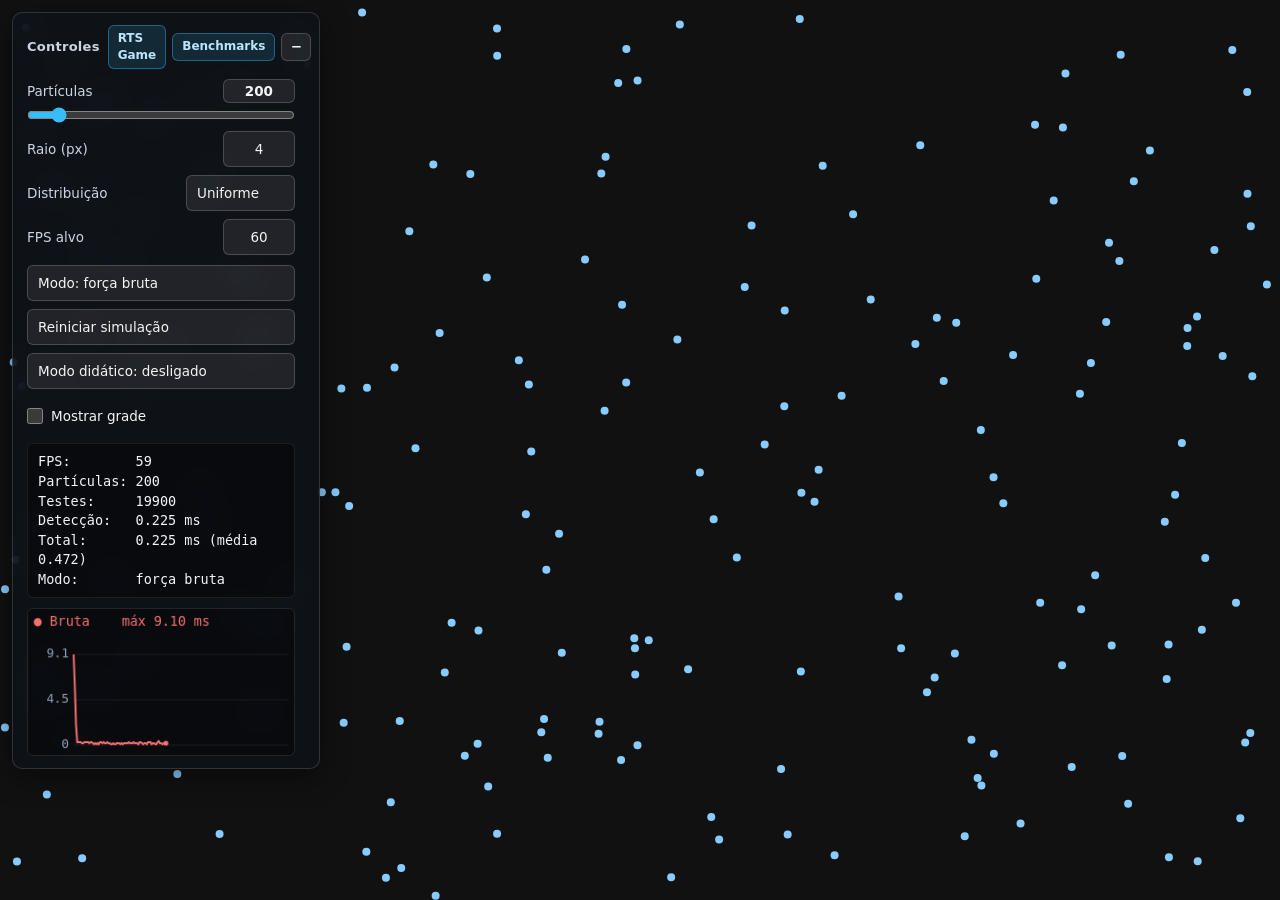
<file: index.html>
<!doctype html>
<html lang="pt-BR">
<head>
  <meta charset="utf-8">
  <meta name="viewport" content="width=device-width, initial-scale=1">
  <title>Quadtree: colisão de partículas</title>
  <link rel="stylesheet" href="style.css">
</head>
<body>
  <canvas id="canvas" aria-label="Área da simulação de colisão de partículas"></canvas>

  <aside id="panel" role="region" aria-label="Controles da simulação">
    <div class="panel-header">
      <span class="panel-title">Controles</span>
      <div class="panel-header-actions">
        <a id="rtsLink" class="panel-chip" href="rts-demo.html" title="Abrir mini-game RTS 2D com Fase 1, 3 torres defensivas e ondas">RTS Game</a>
        <a id="benchLink" class="panel-chip" href="bench/benchmark.html" title="Abrir painel interativo de benchmarks">Benchmarks</a>
        <button id="togglePanelBtn" type="button" aria-expanded="true" aria-controls="panelBody" title="Minimizar ou expandir painel (tecla H)">−</button>
      </div>
    </div>

    <div id="panelBody">
    <div class="control-group">
      <div class="field-range">
        <div class="field-header">
          <label for="count">Partículas</label>
          <input id="countValue" type="number" min="10" max="2000" value="200" aria-label="Quantidade numérica de partículas">
        </div>
        <input id="count" type="range" min="10" max="2000" value="200" aria-label="Quantidade de partículas">
      </div>

      <label class="field-inline" for="radius">
        <span>Raio (px)</span>
        <select id="radius" aria-label="Raio das partículas em pixels">
          <option value="2">2</option>
          <option value="4" selected>4</option>
          <option value="8">8</option>
          <option value="16">16</option>
          <option value="32">32</option>
        </select>
      </label>

      <label class="field-inline" for="distribution">
        <span>Distribuição</span>
        <select id="distribution" aria-label="Distribuição espacial das partículas">
          <option value="uniform" selected>Uniforme</option>
          <option value="cluster">Aglomerado</option>
          <option value="clusters">Dois clusters</option>
        </select>
      </label>

      <label class="field-inline" for="fps">
        <span>FPS alvo</span>
        <select id="fps" aria-label="Taxa de quadros alvo da simulação">
          <option value="5">5</option>
          <option value="15">15</option>
          <option value="30">30</option>
          <option value="60" selected>60</option>
          <option value="120">120</option>
          <option value="0">Máx</option>
        </select>
      </label>
    </div>

    <div class="control-actions">
      <button id="modeBtn" type="button" title="Alternar entre força bruta e Quadtree (reinicia a distribuição em Aglomerado/Dois clusters)">Modo: força bruta</button>
      <button id="resetBtn" type="button" title="Reiniciar as posições das partículas com a distribuição atual">Reiniciar simulação</button>
      <button id="stepBtn" type="button" title="Ativar inspeção passo a passo na próxima colisão (até 200 partículas)">Modo didático: desligado</button>
    </div>

    <div id="notice" role="status" aria-live="polite"></div>

    <label class="field-check" for="showGrid">
      <input id="showGrid" type="checkbox">
      <span>Mostrar grade</span>
    </label>

    <pre id="stats" aria-label="Estatísticas da simulação"></pre>

    <canvas id="speedChart" width="280" height="148" aria-label="Gráfico comparando tempo por frame entre força bruta e Quadtree"></canvas>
    </div>
  </aside>

  <!-- Scripts clássicos (não ES modules): assim a demo funciona abrindo o arquivo direto, sem servidor. -->
  <script src="src/particle.js"></script>
  <script src="src/quadtree.js"></script>
  <script src="src/simulation.js"></script>
  <script src="src/renderer.js"></script>
  <script src="src/main.js"></script>
</body>
</html>
</file>
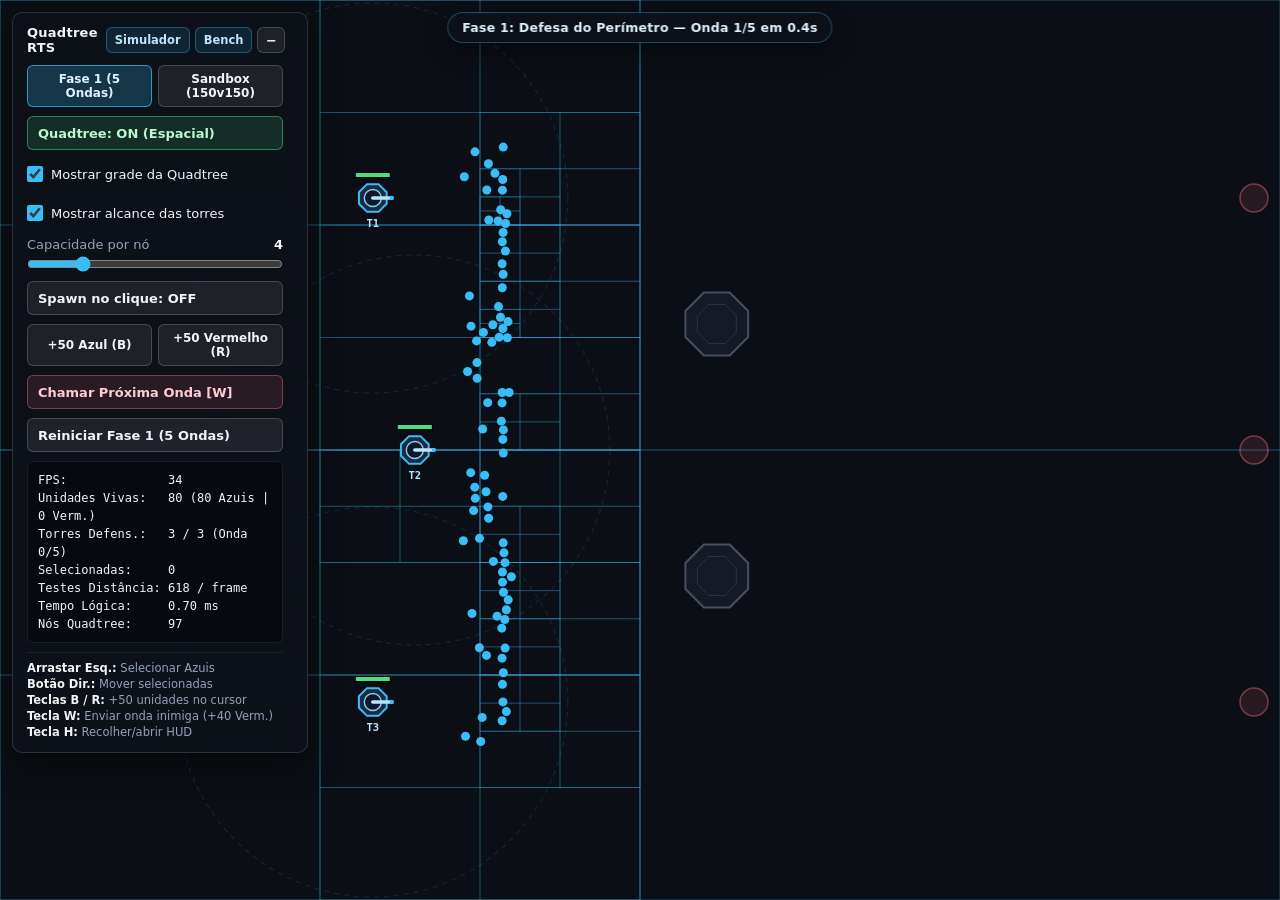
<file: rts-demo.html>
<!doctype html>
<html lang="pt-BR">
<head>
  <meta charset="utf-8">
  <meta name="viewport" content="width=device-width, initial-scale=1">
  <title>Quadtree RTS Demo — Simulação de Combate 2D</title>
  <style>
    :root {
      color-scheme: dark;
      --bg: #0b0e14;
      --panel-bg: rgba(13, 17, 25, 0.86);
      --panel-border: rgba(255, 255, 255, 0.14);
      --control-bg: rgba(255, 255, 255, 0.08);
      --control-hover: rgba(255, 255, 255, 0.15);
      --control-border: rgba(255, 255, 255, 0.18);
      --text: #f3f4f6;
      --muted: #94a3b8;
      --blue: #38bdf8;
      --red: #fb7185;
      --green: #4ade80;
      --warn: #fbbf24;
      --radius: 10px;
      --radius-sm: 6px;
      --scrollbar-thumb: rgba(148, 163, 184, 0.28);
      --scrollbar-hover: rgba(148, 163, 184, 0.52);
    }

    * { box-sizing: border-box; }

    html, body {
      margin: 0;
      width: 100%;
      height: 100%;
      overflow: hidden;
      background: var(--bg);
      color: var(--text);
      font-family: system-ui, -apple-system, BlinkMacSystemFont, "Segoe UI", sans-serif;
    }

    canvas#arena {
      display: block;
      width: 100%;
      height: 100%;
      cursor: crosshair;
    }

    /* HUD flutuante minimalista */
    #hud {
      position: fixed;
      top: 12px;
      left: 12px;
      z-index: 20;
      width: 296px;
      max-width: calc(100vw - 24px);
      max-height: calc(100vh - 24px);
      overflow-y: auto;
      scrollbar-width: thin;
      scrollbar-color: var(--scrollbar-thumb) transparent;
      scrollbar-gutter: stable;
      display: flex;
      flex-direction: column;
      gap: 10px;
      padding: 12px 14px;
      background: var(--panel-bg);
      backdrop-filter: blur(12px);
      -webkit-backdrop-filter: blur(12px);
      border: 1px solid var(--panel-border);
      border-radius: var(--radius);
      box-shadow: 0 10px 32px rgba(0, 0, 0, 0.52);
      font-size: 13px;
    }

    #hud::-webkit-scrollbar { width: 6px; }
    #hud::-webkit-scrollbar-track { background: transparent; margin: 6px 0; }
    #hud::-webkit-scrollbar-thumb { background: var(--scrollbar-thumb); border-radius: 999px; }
    #hud::-webkit-scrollbar-thumb:hover { background: var(--scrollbar-hover); }

    #hud.collapsed {
      width: auto;
      padding: 8px 10px;
    }

    #hud.collapsed #hudBody {
      display: none;
    }

    .hud-header {
      display: flex;
      align-items: center;
      justify-content: space-between;
      gap: 8px;
    }

    .hud-title {
      font-weight: 700;
      font-size: 13px;
      letter-spacing: 0.02em;
      color: var(--text);
    }

    .hud-nav {
      display: inline-flex;
      align-items: center;
      gap: 5px;
    }

    .chip-link {
      display: inline-flex;
      align-items: center;
      padding: 3px 8px;
      min-height: 26px;
      border-radius: var(--radius-sm);
      border: 1px solid rgba(56, 189, 248, 0.35);
      background: rgba(56, 189, 248, 0.12);
      color: #bae6fd;
      text-decoration: none;
      font-size: 11.5px;
      font-weight: 600;
    }

    .chip-link:hover {
      background: rgba(56, 189, 248, 0.24);
    }

    #hudBody {
      display: flex;
      flex-direction: column;
      gap: 9px;
    }

    button {
      appearance: none;
      background: var(--control-bg);
      color: var(--text);
      border: 1px solid var(--control-border);
      border-radius: var(--radius-sm);
      font: inherit;
      font-weight: 600;
      padding: 7px 10px;
      min-height: 34px;
      cursor: pointer;
      text-align: left;
      transition: background-color 130ms ease, border-color 130ms ease;
    }

    button:hover {
      background: var(--control-hover);
      border-color: rgba(255, 255, 255, 0.32);
    }

    button#toggleHudBtn {
      width: 28px;
      min-width: 28px;
      min-height: 26px;
      padding: 0;
      text-align: center;
      line-height: 1;
    }

    .btn-on {
      border-color: rgba(74, 222, 128, 0.5);
      background: rgba(74, 222, 128, 0.14);
      color: #bbf7d0;
    }

    .btn-off {
      border-color: rgba(251, 113, 133, 0.5);
      background: rgba(251, 113, 133, 0.14);
      color: #fecdd3;
    }

    .btn-wave {
      border-color: rgba(251, 113, 133, 0.42);
      background: rgba(251, 113, 133, 0.12);
      color: #fecdd3;
    }

    .btn-wave:hover {
      background: rgba(251, 113, 133, 0.22);
      border-color: rgba(251, 113, 133, 0.65);
    }

    .row-2 {
      display: grid;
      grid-template-columns: 1fr 1fr;
      gap: 6px;
    }

    .row-2 button {
      text-align: center;
      font-size: 12px;
      padding: 6px 8px;
    }

    .field {
      display: flex;
      flex-direction: column;
      gap: 4px;
      color: var(--muted);
    }

    .field-top {
      display: flex;
      justify-content: space-between;
      align-items: center;
      font-weight: 500;
    }

    .field-top strong {
      color: var(--text);
      font-variant-numeric: tabular-nums;
    }

    input[type="range"] {
      width: 100%;
      margin: 0;
      accent-color: var(--blue);
      cursor: pointer;
    }

    .check-row {
      display: flex;
      align-items: center;
      gap: 8px;
      min-height: 30px;
      cursor: pointer;
      user-select: none;
    }

    .check-row input {
      width: 16px;
      height: 16px;
      margin: 0;
      accent-color: var(--blue);
      cursor: pointer;
    }

    #metrics {
      margin: 0;
      padding: 9px 10px;
      background: rgba(0, 0, 0, 0.38);
      border: 1px solid rgba(255, 255, 255, 0.08);
      border-radius: var(--radius-sm);
      font-family: ui-monospace, SFMono-Regular, Menlo, Consolas, monospace;
      font-size: 12px;
      line-height: 1.5;
      font-variant-numeric: tabular-nums;
      white-space: pre-wrap;
    }

    .controls-hint {
      font-size: 11.5px;
      color: var(--muted);
      line-height: 1.4;
      border-top: 1px solid rgba(255, 255, 255, 0.08);
      padding-top: 7px;
    }

    .controls-hint strong {
      color: var(--text);
    }

    #hud :focus-visible {
      outline: 2px solid #7dd3fc;
      outline-offset: 2px;
    }

    .mode-active {
      border-color: rgba(56, 189, 248, 0.72);
      background: rgba(56, 189, 248, 0.22);
      color: #e0f2fe;
    }

    #stageBanner {
      position: fixed;
      top: 12px;
      left: 50%;
      transform: translateX(-50%);
      z-index: 15;
      pointer-events: none;
      padding: 7px 14px;
      border-radius: 999px;
      background: rgba(13, 17, 25, 0.86);
      backdrop-filter: blur(10px);
      -webkit-backdrop-filter: blur(10px);
      border: 1px solid rgba(56, 189, 248, 0.35);
      font-size: 12.5px;
      font-weight: 600;
      letter-spacing: 0.02em;
      color: #e0f2fe;
      white-space: nowrap;
      box-shadow: 0 8px 24px rgba(0, 0, 0, 0.45);
    }

    #stageBanner[hidden] {
      display: none;
    }

    #stageOverlay {
      position: fixed;
      inset: 0;
      z-index: 30;
      display: flex;
      align-items: center;
      justify-content: center;
      padding: 20px;
      background: rgba(6, 9, 14, 0.68);
      backdrop-filter: blur(6px);
      -webkit-backdrop-filter: blur(6px);
    }

    #stageOverlay[hidden] {
      display: none;
    }

    .stage-card {
      width: 360px;
      max-width: 100%;
      padding: 20px 22px;
      border-radius: var(--radius);
      background: rgba(13, 17, 25, 0.96);
      border: 1px solid rgba(255, 255, 255, 0.16);
      box-shadow: 0 18px 48px rgba(0, 0, 0, 0.65);
      display: flex;
      flex-direction: column;
      gap: 12px;
    }

    .stage-card h2 {
      margin: 0;
      font-size: 18px;
      letter-spacing: 0.01em;
    }

    .stage-card.victory h2 {
      color: var(--green);
    }

    .stage-card.defeat h2 {
      color: var(--red);
    }

    .stage-card p {
      margin: 0;
      color: var(--muted);
      font-size: 13px;
      line-height: 1.45;
    }

    .stage-stats {
      margin: 0;
      padding: 10px 12px;
      border-radius: var(--radius-sm);
      background: rgba(0, 0, 0, 0.38);
      border: 1px solid rgba(255, 255, 255, 0.08);
      font-family: ui-monospace, SFMono-Regular, Menlo, Consolas, monospace;
      font-size: 12px;
      line-height: 1.55;
      color: var(--text);
      white-space: pre-wrap;
    }
  </style>
</head>
<body>
  <canvas id="arena" aria-label="Arena de combate 2D RTS com Quadtree"></canvas>

  <div id="stageBanner" role="status" aria-live="polite">Fase 1 — Preparando defesa...</div>

  <div id="stageOverlay" hidden role="dialog" aria-modal="true" aria-labelledby="overlayTitle">
    <div id="stageCard" class="stage-card">
      <h2 id="overlayTitle">Resultado da Fase</h2>
      <p id="overlayDesc"></p>
      <pre id="overlayStats" class="stage-stats"></pre>
      <div class="row-2">
        <button id="overlayRetryBtn" class="btn-on" type="button">Jogar Novamente</button>
        <button id="overlaySandboxBtn" type="button">Ir para Sandbox</button>
      </div>
    </div>
  </div>

  <aside id="hud" role="region" aria-label="Controles e benchmark RTS">
    <div class="hud-header">
      <span class="hud-title">Quadtree RTS</span>
      <div class="hud-nav">
        <a class="chip-link" href="index.html" title="Simulador de colisões">Simulador</a>
        <a class="chip-link" href="bench/benchmark.html" title="Benchmarks">Bench</a>
        <button id="toggleHudBtn" type="button" aria-expanded="true" aria-controls="hudBody" title="Minimizar ou expandir painel (tecla H)">−</button>
      </div>
    </div>

    <div id="hudBody">
      <div class="row-2" role="group" aria-label="Modo de jogo">
        <button id="modeStageBtn" class="mode-active" type="button">Fase 1 (5 Ondas)</button>
        <button id="modeSandboxBtn" type="button">Sandbox (150v150)</button>
      </div>

      <button id="quadtreeToggle" class="btn-on" type="button">Quadtree: ON (Espacial)</button>

      <label class="check-row" for="gridToggle">
        <input id="gridToggle" type="checkbox" checked>
        <span>Mostrar grade da Quadtree</span>
      </label>

      <label class="check-row" for="rangesToggle">
        <input id="rangesToggle" type="checkbox" checked>
        <span>Mostrar alcance das torres</span>
      </label>

      <label class="check-row" for="autoWaveToggle">
        <input id="autoWaveToggle" type="checkbox">
        <span>Ondas automáticas (10 s)</span>
      </label>

      <label class="field" for="capacitySlider">
        <span class="field-top">
          <span>Capacidade por nó</span>
          <strong id="capacityVal">4</strong>
        </span>
        <input id="capacitySlider" type="range" min="1" max="16" value="4">
      </label>

      <button id="spawnModeBtn" type="button" title="Alterna spawn por clique ou use teclas B/R no cursor">Spawn no clique: OFF</button>

      <div class="row-2">
        <button id="spawnBlueBtn" type="button" title="Atalho: tecla B no cursor">+50 Azul (B)</button>
        <button id="spawnRedBtn" type="button" title="Atalho: tecla R no cursor">+50 Vermelho (R)</button>
      </div>

      <button id="waveBtn" class="btn-wave" type="button" title="Atalho: tecla W">Enviar Onda Inimiga (+40) [W]</button>

      <button id="resetBtn" type="button">Resetar Batalha (3 Torres + 300)</button>

      <pre id="metrics" aria-label="Métricas em tempo real"></pre>

      <div class="controls-hint">
        <strong>Arrastar Esq.:</strong> Selecionar Azuis<br>
        <strong>Botão Dir.:</strong> Mover selecionadas<br>
        <strong>Teclas B / R:</strong> +50 unidades no cursor<br>
        <strong>Tecla W:</strong> Enviar onda inimiga (+40 Verm.)<br>
        <strong>Tecla H:</strong> Recolher/abrir HUD
      </div>
    </div>
  </aside>

  <script>
    // =========================================================================
    // 1. ESTRUTURA DE DADOS: BOUNDARY & QUADTREE
    // =========================================================================

    /**
     * Representa os limites retangulares (AABB) de um nó da Quadtree
     * ou de uma área de consulta (range query).
     */
    class Boundary {
      constructor(x, y, w, h) {
        this.x = x;
        this.y = y;
        this.w = w;
        this.h = h;
      }

      // Verifica se uma entidade (ponto x, y) pertence a este retângulo.
      // Bordas esquerda/superior inclusivas; direita/inferior exclusivas.
      contains(entity) {
        return (
          entity.x >= this.x &&
          entity.x < this.x + this.w &&
          entity.y >= this.y &&
          entity.y < this.y + this.h
        );
      }

      // Verifica interseção AABB entre este nó e a área de busca `range`.
      intersects(range) {
        return !(
          range.x >= this.x + this.w ||
          range.x + range.w <= this.x ||
          range.y >= this.y + this.h ||
          range.y + range.h <= this.y
        );
      }
    }

    /**
     * Quadtree espacial reconstruída a cada frame para indexar unidades 2D.
     */
    class Quadtree {
      constructor(boundary, capacity = 4, depth = 0, maxDepth = 8) {
        this.boundary = boundary;
        this.capacity = capacity;
        this.depth = depth;
        this.maxDepth = maxDepth;
        this.points = [];
        this.divided = false;
        this.nw = null;
        this.ne = null;
        this.sw = null;
        this.se = null;
      }

      // Subdivide o nó atual em 4 quadrantes iguais: NW, NE, SW e SE.
      subdivide() {
        const { x, y, w, h } = this.boundary;
        const hw = w / 2;
        const hh = h / 2;
        const nextDepth = this.depth + 1;

        this.nw = new Quadtree(new Boundary(x, y, hw, hh), this.capacity, nextDepth, this.maxDepth);
        this.ne = new Quadtree(new Boundary(x + hw, y, hw, hh), this.capacity, nextDepth, this.maxDepth);
        this.sw = new Quadtree(new Boundary(x, y + hh, hw, hh), this.capacity, nextDepth, this.maxDepth);
        this.se = new Quadtree(new Boundary(x + hw, y + hh, hw, hh), this.capacity, nextDepth, this.maxDepth);
        this.divided = true;

        // Redistribui as entidades já armazenadas no nó pai para os filhos
        for (let i = 0; i < this.points.length; i++) {
          const p = this.points[i];
          this.nw.insert(p) || this.ne.insert(p) || this.sw.insert(p) || this.se.insert(p);
        }
        this.points.length = 0;
      }

      // Insere uma entidade na árvore, subdividindo se exceder a capacidade.
      insert(entity) {
        if (!this.boundary.contains(entity)) return false;

        if (!this.divided) {
          if (this.points.length < this.capacity || this.depth >= this.maxDepth) {
            this.points.push(entity);
            return true;
          }
          this.subdivide();
        }

        return (
          this.nw.insert(entity) ||
          this.ne.insert(entity) ||
          this.sw.insert(entity) ||
          this.se.insert(entity)
        );
      }

      // Consulta todas as entidades dentro da região retangular `range`.
      query(range, found = []) {
        if (!this.boundary.intersects(range)) return found;

        if (!this.divided) {
          for (let i = 0; i < this.points.length; i++) {
            const p = this.points[i];
            if (range.contains(p)) found.push(p);
          }
          return found;
        }

        this.nw.query(range, found);
        this.ne.query(range, found);
        this.sw.query(range, found);
        this.se.query(range, found);
        return found;
      }

      // Limpa toda a árvore para reconstrução limpa no próximo frame.
      clear() {
        this.points.length = 0;
        this.nw = null;
        this.ne = null;
        this.sw = null;
        this.se = null;
        this.divided = false;
      }

      // Conta o total de nós existentes para exibição no HUD de benchmark.
      countNodes() {
        if (!this.divided) return 1;
        return (
          1 +
          this.nw.countNodes() +
          this.ne.countNodes() +
          this.sw.countNodes() +
          this.se.countNodes()
        );
      }

      // Renderiza a grade das subdivisões no Canvas 2D.
      draw(ctx) {
        const { x, y, w, h } = this.boundary;
        ctx.strokeRect(x, y, w, h);
        if (this.divided) {
          this.nw.draw(ctx);
          this.ne.draw(ctx);
          this.sw.draw(ctx);
          this.se.draw(ctx);
        }
      }
    }

    // =========================================================================
    // 2. ENTIDADES RTS: UNIDADES, PROJÉTEIS E FEEDBACK VISUAL
    // =========================================================================
    let nextUnitId = 1;

    class Unit {
      constructor(x, y, team, variant = 'normal') {
        this.id = nextUnitId++;
        this.x = x;
        this.y = y;
        this.vx = 0;
        this.vy = 0;
        this.variant = variant; // 'normal' | 'heavy'
        const isHeavy = variant === 'heavy';
        this.speed = isHeavy ? (1.02 + Math.random() * 0.14) : (1.35 + Math.random() * 0.25);
        this.radius = isHeavy ? 8 : 4.5;
        this.hp = isHeavy ? 420 : 100;
        this.maxHp = this.hp;
        this.visionRange = isHeavy ? 160 : 135;
        this.attackRange = isHeavy ? 86 : 76;
        this.fireCooldown = isHeavy ? 0.65 : 0.45; // segundos entre disparos
        this.cooldown = Math.random() * 0.25;
        this.damage = isHeavy ? 32 : 14;
        this.team = team; // 'blue' | 'red'
        this.selected = false;
        this.targetPos = null; // { x, y } comandado via botão direito
      }
    }

    /**
     * Obstáculo tático fixo do terreno da Fase 1 (afunila o avanço em 3 rotas).
     */
    class Obstacle {
      constructor(xRatio, yRatio, radius = 34) {
        this.xRatio = xRatio;
        this.yRatio = yRatio;
        this.radius = radius;
        this.x = 0;
        this.y = 0;
      }
    }

    /**
     * Torre defensiva fixa (bunker) que protege a base usando consultas espaciais.
     */
    class Tower {
      constructor(id, x, y, laneRatio, xOffset) {
        this.id = id;
        this.isTower = true;
        this.team = 'blue';
        this.x = x;
        this.y = y;
        this.laneRatio = laneRatio;
        this.xOffset = xOffset;
        this.radius = 15;
        this.hp = 900;
        this.maxHp = 900;
        this.attackRange = 195;
        this.fireCooldown = 0.28;
        this.cooldown = 0;
        this.damage = 26;
        this.angle = 0;
        this.kills = 0;
        this.shotsFired = 0;
        this.destroyed = false;
      }
    }

    class Laser {
      constructor(x1, y1, x2, y2, team, isTowerShot = false) {
        this.x1 = x1;
        this.y1 = y1;
        this.x2 = x2;
        this.y2 = y2;
        this.team = team;
        this.isTowerShot = isTowerShot;
        this.life = isTowerShot ? 0.18 : 0.14;
        this.maxLife = this.life;
      }
    }

    class Spark {
      constructor(x, y, color) {
        const angle = Math.random() * Math.PI * 2;
        const speed = 0.8 + Math.random() * 2.2;
        this.x = x;
        this.y = y;
        this.vx = Math.cos(angle) * speed;
        this.vy = Math.sin(angle) * speed;
        this.color = color;
        this.life = 0.28;
        this.maxLife = 0.28;
      }
    }

    class MoveMarker {
      constructor(x, y) {
        this.x = x;
        this.y = y;
        this.life = 0.45;
        this.maxLife = 0.45;
      }
    }

    // =========================================================================
    // 3. ESTADO GLOBAL DA ARENA E CONTROLES DE BENCHMARK
    // =========================================================================
    const canvas = document.getElementById('arena');
    const ctx = canvas.getContext('2d');

    const hudEl = document.getElementById('hud');
    const toggleHudBtn = document.getElementById('toggleHudBtn');
    const modeStageBtn = document.getElementById('modeStageBtn');
    const modeSandboxBtn = document.getElementById('modeSandboxBtn');
    const quadtreeToggle = document.getElementById('quadtreeToggle');
    const gridToggle = document.getElementById('gridToggle');
    const rangesToggle = document.getElementById('rangesToggle');
    const autoWaveToggle = document.getElementById('autoWaveToggle');
    const capacitySlider = document.getElementById('capacitySlider');
    const capacityVal = document.getElementById('capacityVal');
    const spawnModeBtn = document.getElementById('spawnModeBtn');
    const spawnBlueBtn = document.getElementById('spawnBlueBtn');
    const spawnRedBtn = document.getElementById('spawnRedBtn');
    const waveBtn = document.getElementById('waveBtn');
    const resetBtn = document.getElementById('resetBtn');
    const metricsEl = document.getElementById('metrics');
    const stageBanner = document.getElementById('stageBanner');
    const stageOverlay = document.getElementById('stageOverlay');
    const stageCard = document.getElementById('stageCard');
    const overlayTitle = document.getElementById('overlayTitle');
    const overlayDesc = document.getElementById('overlayDesc');
    const overlayStats = document.getElementById('overlayStats');
    const overlayRetryBtn = document.getElementById('overlayRetryBtn');
    const overlaySandboxBtn = document.getElementById('overlaySandboxBtn');

    const STAGE_WAVES = [
      { count: 30, heavy: 0, label: 'Batedores' },
      { count: 45, heavy: 0, label: 'Avanço' },
      { count: 65, heavy: 0, label: 'Pressão' },
      { count: 85, heavy: 0, label: 'Cerco' },
      { count: 100, heavy: 3, label: 'Assalto Final' }
    ];

    const state = {
      width: window.innerWidth,
      height: window.innerHeight,
      gameMode: 'stage1', // 'stage1' | 'sandbox'
      stageStatus: 'playing', // 'playing' | 'victory' | 'defeat'
      stageWave: 0,
      nextWaveIn: 1.5,
      stageElapsed: 0,
      enemiesDefeated: 0,
      useQuadtree: true,
      showGrid: true,
      showTowerRanges: true,
      autoWaves: false,
      waveTimer: 0,
      waveInterval: 10,
      waveNumber: 0,
      towerShots: 0,
      capacity: 4,
      spawnMode: 'off', // 'off' | 'blue' | 'red'
      units: [],
      towers: [],
      obstacles: [],
      lasers: [],
      sparks: [],
      markers: [],
      quadtree: null,
      distanceChecks: 0,
      logicMs: 0,
      nodeCount: 1,
      fps: 60,
      mouse: { x: window.innerWidth / 2, y: window.innerHeight / 2 },
      dragBox: null // { startX, startY, currX, currY }
    };

    function createStageObstacles() {
      return [
        new Obstacle(0.56, 0.36, 34),
        new Obstacle(0.56, 0.64, 34)
      ];
    }

    function layoutObstacles() {
      for (let i = 0; i < state.obstacles.length; i++) {
        const ob = state.obstacles[i];
        ob.x = state.width * ob.xRatio;
        ob.y = state.height * ob.yRatio;
      }
    }

    function computeTowerPos(laneRatio, xOffset) {
      const baseLineX = state.width >= 760
        ? Math.max(345, state.width * 0.31)
        : Math.max(96, state.width * 0.26);
      return {
        x: Math.max(40, Math.min(state.width - 40, baseLineX + xOffset)),
        y: Math.max(48, Math.min(state.height - 48, state.height * laneRatio))
      };
    }

    function layoutTowers() {
      for (let i = 0; i < state.towers.length; i++) {
        const t = state.towers[i];
        const pos = computeTowerPos(t.laneRatio, t.xOffset);
        t.x = pos.x;
        t.y = pos.y;
      }
    }

    function createDefenseTowers() {
      const specs = [
        { id: 'T1', laneRatio: 0.22, xOffset: -24 },
        { id: 'T2', laneRatio: 0.50, xOffset: 18 },
        { id: 'T3', laneRatio: 0.78, xOffset: -24 }
      ];
      return specs.map((spec) => {
        const pos = computeTowerPos(spec.laneRatio, spec.xOffset);
        return new Tower(spec.id, pos.x, pos.y, spec.laneRatio, spec.xOffset);
      });
    }

    function resizeArena() {
      state.width = window.innerWidth;
      state.height = window.innerHeight;
      canvas.width = state.width;
      canvas.height = state.height;
      state.quadtree = new Quadtree(new Boundary(0, 0, state.width, state.height), state.capacity);
      layoutTowers();
      layoutObstacles();
    }

    function spawnSquad(team, count, cx, cy, spreadX = 90, spreadY = 90, variant = 'normal') {
      const margin = 12;
      for (let i = 0; i < count; i++) {
        const x = Math.max(margin, Math.min(state.width - margin, cx + (Math.random() - 0.5) * spreadX));
        const y = Math.max(margin, Math.min(state.height - margin, cy + (Math.random() - 0.5) * spreadY));
        state.units.push(new Unit(x, y, team, variant));
      }
    }

    function spawnEnemyWave(count = 40, heavyCount = 0) {
      state.waveNumber++;
      const lanes = [0.22, 0.50, 0.78];
      const baseCount = Math.floor(count / lanes.length);
      let remainder = count % lanes.length;
      const spawnX = Math.max(40, state.width - 36);

      for (let i = 0; i < lanes.length; i++) {
        const laneCount = baseCount + (remainder > 0 ? 1 : 0);
        if (remainder > 0) remainder--;
        spawnSquad('red', laneCount, spawnX, state.height * lanes[i], 44, 75, 'normal');
      }

      for (let i = 0; i < heavyCount; i++) {
        const laneY = state.height * lanes[i % lanes.length];
        spawnSquad('red', 1, spawnX - 10, laneY, 20, 26, 'heavy');
      }
    }

    function startStageWave(waveNumber) {
      if (waveNumber < 1 || waveNumber > STAGE_WAVES.length) return;
      const cfg = STAGE_WAVES[waveNumber - 1];
      state.stageWave = waveNumber;
      state.nextWaveIn = 0;
      spawnEnemyWave(cfg.count, cfg.heavy);
    }

    function grantWaveReward() {
      for (let i = 0; i < state.towers.length; i++) {
        const t = state.towers[i];
        if (t.hp > 0) t.hp = Math.min(t.maxHp, t.hp + 120);
      }
      const defendX = Math.min(state.width - 120, Math.max(360, state.width * 0.34));
      spawnSquad('blue', 15, defendX, state.height * 0.5, 45, state.height * 0.55);
    }

    function syncModeUi() {
      const isStage = state.gameMode === 'stage1';
      modeStageBtn.className = isStage ? 'mode-active' : '';
      modeSandboxBtn.className = isStage ? '' : 'mode-active';
      autoWaveToggle.parentElement.style.display = isStage ? 'none' : 'flex';
      waveBtn.textContent = isStage
        ? 'Chamar Próxima Onda [W]'
        : 'Enviar Onda Inimiga (+40) [W]';
      resetBtn.textContent = isStage
        ? 'Reiniciar Fase 1 (5 Ondas)'
        : 'Resetar Batalha (3 Torres + 300)';
      stageBanner.hidden = !isStage;
      if (!isStage) stageOverlay.hidden = true;
    }

    function finishStage(result) {
      if (state.stageStatus !== 'playing') return;
      state.stageStatus = result;
      const towersAlive = state.towers.filter((t) => t.hp > 0).length;
      const isVictory = result === 'victory';

      stageCard.className = `stage-card ${isVictory ? 'victory' : 'defeat'}`;
      overlayTitle.textContent = isVictory ? 'Vitória na Fase 1' : 'Base Invadida';
      overlayDesc.textContent = isVictory
        ? 'Todas as 5 ondas foram contidas mantendo o perímetro defensivo ativo.'
        : 'Todas as 3 torres defensivas foram destruídas antes do fim das ondas.';
      overlayStats.textContent =
        `Ondas concluídas: ${isVictory ? STAGE_WAVES.length : Math.max(0, state.stageWave - 1)} / ${STAGE_WAVES.length}\n` +
        `Tempo de defesa:  ${state.stageElapsed.toFixed(1)} s\n` +
        `Inimigos abatidos:${state.enemiesDefeated}\n` +
        `Torres vivas:     ${towersAlive} / ${state.towers.length}`;
      stageOverlay.hidden = false;
    }

    function setGameMode(mode) {
      state.gameMode = mode === 'sandbox' ? 'sandbox' : 'stage1';
      resetBattle();
    }

    function resetBattle() {
      state.units = [];
      state.towers = createDefenseTowers();
      state.lasers = [];
      state.sparks = [];
      state.markers = [];
      state.waveNumber = 0;
      state.waveTimer = 0;
      state.towerShots = 0;
      state.stageStatus = 'playing';
      state.stageWave = 0;
      state.nextWaveIn = 1.5;
      state.stageElapsed = 0;
      state.enemiesDefeated = 0;
      nextUnitId = 1;
      stageOverlay.hidden = true;

      if (state.gameMode === 'stage1') {
        state.obstacles = createStageObstacles();
        layoutObstacles();
        const defendX = Math.min(state.width - 140, Math.max(365, state.width * 0.34));
        spawnSquad('blue', 80, defendX, state.height * 0.5, 70, state.height * 0.68);
      } else {
        state.obstacles = [];
        const marginY = state.height * 0.12;
        const bandH = state.height - marginY * 2;
        const blueXMin = Math.max(30, state.width * 0.08);
        const blueXMax = Math.max(blueXMin + 60, state.width * 0.28);
        const redXMin = Math.min(state.width - 90, state.width * 0.72);
        const redXMax = Math.max(redXMin + 60, state.width - Math.max(30, state.width * 0.08));

        for (let i = 0; i < 150; i++) {
          const bx = blueXMin + Math.random() * (blueXMax - blueXMin);
          const by = marginY + Math.random() * bandH;
          state.units.push(new Unit(bx, by, 'blue'));

          const rx = redXMin + Math.random() * (redXMax - redXMin);
          const ry = marginY + Math.random() * bandH;
          state.units.push(new Unit(rx, ry, 'red'));
        }
      }

      syncModeUi();
    }

    // =========================================================================
    // 4. LÓGICA DE COMBATE, SEPARAÇÃO (SOFT-COLLISION) E RECONSTRUÇÃO
    // =========================================================================
    function updateSimulation(dt) {
      const t0 = performance.now();
      state.distanceChecks = 0;

      if (state.gameMode === 'sandbox' && state.autoWaves) {
        state.waveTimer += dt;
        if (state.waveTimer >= state.waveInterval) {
          state.waveTimer -= state.waveInterval;
          spawnEnemyWave(40);
        }
      }

      // Reconstroi a Quadtree do zero com a capacidade configurada no HUD
      if (!state.quadtree) {
        state.quadtree = new Quadtree(new Boundary(0, 0, state.width, state.height), state.capacity);
      } else {
        state.quadtree.clear();
        state.quadtree.capacity = state.capacity;
        state.quadtree.boundary = new Boundary(0, 0, state.width, state.height);
      }

      const aliveTowers = [];
      for (let i = 0; i < state.towers.length; i++) {
        if (state.towers[i].hp > 0) aliveTowers.push(state.towers[i]);
      }

      let bruteEntities = null;
      if (state.useQuadtree) {
        for (let i = 0; i < state.units.length; i++) {
          if (state.units[i].hp > 0) state.quadtree.insert(state.units[i]);
        }
        for (let i = 0; i < aliveTowers.length; i++) {
          state.quadtree.insert(aliveTowers[i]);
        }
        state.nodeCount = state.quadtree.countNodes();
      } else {
        state.nodeCount = 0;
        bruteEntities = state.units.concat(aliveTowers);
      }

      const sepRadiusFactor = 3.2;

      for (let i = 0; i < state.units.length; i++) {
        const u = state.units[i];
        if (u.hp <= 0) continue;

        if (u.cooldown > 0) u.cooldown -= dt;

        // 1) Consulta de vizinhos (Quadtree vs Força Bruta O(N^2))
        let nearbyAll;
        let visionCandidates;

        if (state.useQuadtree) {
          const sepR = u.radius * sepRadiusFactor + 16;
          nearbyAll = state.quadtree.query(new Boundary(u.x - sepR, u.y - sepR, sepR * 2, sepR * 2));
          visionCandidates = state.quadtree.query(
            new Boundary(u.x - u.visionRange, u.y - u.visionRange, u.visionRange * 2, u.visionRange * 2)
          );
        } else {
          // Força Bruta O(N²): todas as entidades vivas são varridas para cada unidade
          nearbyAll = bruteEntities;
          visionCandidates = bruteEntities;
        }

        // 2) Separação orgânica (Soft-Collision) e contorno de torres fixas
        let sepX = 0;
        let sepY = 0;

        for (let j = 0; j < nearbyAll.length; j++) {
          const other = nearbyAll[j];
          if (other === u || other.hp <= 0) continue;

          state.distanceChecks++;
          const minSep = other.isTower ? (u.radius + other.radius + 5) : (u.radius * 2.35);
          const minSepSq = minSep * minSep;
          const dx = u.x - other.x;
          const dy = u.y - other.y;
          const dSq = dx * dx + dy * dy;

          if (dSq > 0.0001 && dSq < minSepSq) {
            const dist = Math.sqrt(dSq);
            const push = (minSep - dist) / minSep;
            const weight = other.isTower ? 1.8 : 1.15;
            sepX += (dx / dist) * push * weight;
            sepY += (dy / dist) * push * weight;
          } else if (dSq <= 0.0001) {
            // Desempata caso duas unidades nasçam no mesmo pixel
            sepX += (Math.random() - 0.5) * 0.6;
            sepY += (Math.random() - 0.5) * 0.6;
          }
        }

        // 3) Busca do inimigo mais próximo dentro do raio de visão
        let nearestEnemy = null;
        let nearestDistSq = u.visionRange * u.visionRange;

        for (let j = 0; j < visionCandidates.length; j++) {
          const cand = visionCandidates[j];
          if (cand.team === u.team || cand.hp <= 0) continue;

          state.distanceChecks++;
          const dx = cand.x - u.x;
          const dy = cand.y - u.y;
          const dSq = dx * dx + dy * dy;

          if (dSq < nearestDistSq) {
            nearestDistSq = dSq;
            nearestEnemy = cand;
          }
        }

        // 4) Decisão de movimento e disparo
        let moveX = 0;
        let moveY = 0;

        if (u.targetPos) {
          const dx = u.targetPos.x - u.x;
          const dy = u.targetPos.y - u.y;
          const dist = Math.hypot(dx, dy);
          if (dist < 10) {
            u.targetPos = null;
          } else {
            moveX = (dx / dist) * u.speed;
            moveY = (dy / dist) * u.speed;
          }
        } else if (nearestEnemy) {
          const dist = Math.sqrt(nearestDistSq);
          const effectiveRange = nearestEnemy.isTower ? (u.attackRange + nearestEnemy.radius) : u.attackRange;
          if (dist <= effectiveRange) {
            // Em alcance de tiro: mantém posição e dispara
            if (u.cooldown <= 0) {
              u.cooldown = u.fireCooldown;
              nearestEnemy.hp -= u.damage;
              state.lasers.push(new Laser(u.x, u.y, nearestEnemy.x, nearestEnemy.y, u.team));
              if (nearestEnemy.hp <= 0) {
                if (nearestEnemy.isTower) {
                  if (!nearestEnemy.destroyed) {
                    nearestEnemy.destroyed = true;
                    const burstColors = ['#38bdf8', '#fbbf24', '#f8fafc'];
                    for (let k = 0; k < 18; k++) {
                      state.sparks.push(new Spark(nearestEnemy.x, nearestEnemy.y, burstColors[k % burstColors.length]));
                    }
                  }
                } else {
                  if (nearestEnemy.team === 'red') state.enemiesDefeated++;
                  const sparkColor = nearestEnemy.team === 'blue' ? '#7dd3fc' : '#fda4af';
                  for (let k = 0; k < 5; k++) state.sparks.push(new Spark(nearestEnemy.x, nearestEnemy.y, sparkColor));
                }
              }
            }
          } else {
            moveX = ((nearestEnemy.x - u.x) / dist) * u.speed;
            moveY = ((nearestEnemy.y - u.y) / dist) * u.speed;
          }
        } else {
          // Sem inimigos no raio de visão: Vermelhos priorizam torres vivas; caso contrário avançam no campo
          let targetTower = null;
          if (u.team === 'red' && aliveTowers.length > 0) {
            let bestDistSq = Infinity;
            for (let tIdx = 0; tIdx < aliveTowers.length; tIdx++) {
              const tw = aliveTowers[tIdx];
              const dx = tw.x - u.x;
              const dy = tw.y - u.y;
              const dSq = dx * dx + dy * dy;
              if (dSq < bestDistSq) {
                bestDistSq = dSq;
                targetTower = tw;
              }
            }
          }

          if (targetTower) {
            const dist = Math.hypot(targetTower.x - u.x, targetTower.y - u.y) || 1;
            moveX = ((targetTower.x - u.x) / dist) * (u.speed * 0.85);
            moveY = ((targetTower.y - u.y) / dist) * (u.speed * 0.85);
          } else if (state.gameMode === 'stage1' && u.team === 'blue') {
            // Na Fase 1, tropas Azuis mantêm linha defensiva à frente das torres
            const lineX = Math.min(state.width - 140, Math.max(380, state.width * 0.42));
            if (Math.abs(u.x - lineX) > 36) {
              const dirX = lineX > u.x ? 1 : -1;
              moveX = dirX * (u.speed * 0.65);
            }
          } else {
            const dirX = u.team === 'blue' ? 1 : -1;
            const driftY = (state.height * 0.5 - u.y) * 0.0025;
            const mag = Math.hypot(dirX, driftY) || 1;
            moveX = (dirX / mag) * (u.speed * 0.85);
            moveY = (driftY / mag) * (u.speed * 0.85);
          }
        }

        // Aplica movimento + força de separação orgânica
        const scale = dt * 60;
        u.vx = (moveX + sepX * 1.4) * scale;
        u.vy = (moveY + sepY * 1.4) * scale;
        u.x += u.vx;
        u.y += u.vy;

        // Colisão suave com obstáculos fixos do terreno (Fase 1)
        for (let o = 0; o < state.obstacles.length; o++) {
          const ob = state.obstacles[o];
          const dx = u.x - ob.x;
          const dy = u.y - ob.y;
          const minDist = u.radius + ob.radius + 2;
          const dSq = dx * dx + dy * dy;
          if (dSq < minDist * minDist) {
            const dist = Math.sqrt(dSq) || 0.01;
            u.x = ob.x + (dx / dist) * minDist;
            u.y = ob.y + (dy / dist) * minDist;
          }
        }

        // Mantém unidades dentro dos limites do Canvas
        const pad = u.radius + 4;
        if (u.x < pad) u.x = pad;
        if (u.x > state.width - pad) u.x = state.width - pad;
        if (u.y < pad) u.y = pad;
        if (u.y > state.height - pad) u.y = state.height - pad;
      }

      // 5) Torres Defensivas (Bunkers): consulta espacial na Quadtree para travar alvo e disparar
      for (let i = 0; i < state.towers.length; i++) {
        const t = state.towers[i];
        if (t.hp <= 0) continue;

        if (t.cooldown > 0) t.cooldown -= dt;

        const candidates = state.useQuadtree
          ? state.quadtree.query(new Boundary(t.x - t.attackRange, t.y - t.attackRange, t.attackRange * 2, t.attackRange * 2))
          : state.units;

        let nearestEnemy = null;
        let nearestDistSq = t.attackRange * t.attackRange;

        for (let j = 0; j < candidates.length; j++) {
          const cand = candidates[j];
          state.distanceChecks++;
          if (cand.team === t.team || cand.isTower || cand.hp <= 0) continue;

          const dx = cand.x - t.x;
          const dy = cand.y - t.y;
          const dSq = dx * dx + dy * dy;
          if (dSq <= nearestDistSq) {
            nearestDistSq = dSq;
            nearestEnemy = cand;
          }
        }

        if (nearestEnemy) {
          t.angle = Math.atan2(nearestEnemy.y - t.y, nearestEnemy.x - t.x);
          if (t.cooldown <= 0) {
            t.cooldown = t.fireCooldown;
            t.shotsFired++;
            state.towerShots++;
            nearestEnemy.hp -= t.damage;

            const mx = t.x + Math.cos(t.angle) * (t.radius + 3);
            const my = t.y + Math.sin(t.angle) * (t.radius + 3);
            state.lasers.push(new Laser(mx, my, nearestEnemy.x, nearestEnemy.y, 'blue', true));

            if (nearestEnemy.hp <= 0) {
              t.kills++;
              state.enemiesDefeated++;
              for (let k = 0; k < 6; k++) state.sparks.push(new Spark(nearestEnemy.x, nearestEnemy.y, '#fda4af'));
            }
          }
        }
      }

      // Remove unidades abatidas e atualiza efeitos
      state.units = state.units.filter((u) => u.hp > 0);

      // Progressão da Fase 1 (5 Ondas, Vitória e Derrota)
      if (state.gameMode === 'stage1' && state.stageStatus === 'playing') {
        state.stageElapsed += dt;

        let redAlive = 0;
        for (let i = 0; i < state.units.length; i++) {
          if (state.units[i].team === 'red') redAlive++;
        }

        let towersNowAlive = 0;
        for (let i = 0; i < state.towers.length; i++) {
          if (state.towers[i].hp > 0) towersNowAlive++;
        }

        if (towersNowAlive === 0) {
          finishStage('defeat');
        } else if (state.stageWave === 0) {
          state.nextWaveIn -= dt;
          if (state.nextWaveIn <= 0) startStageWave(1);
        } else if (redAlive === 0) {
          if (state.stageWave >= STAGE_WAVES.length) {
            finishStage('victory');
          } else if (state.nextWaveIn <= 0) {
            grantWaveReward();
            state.nextWaveIn = 4.0;
          } else {
            state.nextWaveIn -= dt;
            if (state.nextWaveIn <= 0) startStageWave(state.stageWave + 1);
          }
        }
      }

      for (let i = state.lasers.length - 1; i >= 0; i--) {
        state.lasers[i].life -= dt;
        if (state.lasers[i].life <= 0) state.lasers.splice(i, 1);
      }

      for (let i = state.sparks.length - 1; i >= 0; i--) {
        const sp = state.sparks[i];
        sp.x += sp.vx * (dt * 60);
        sp.y += sp.vy * (dt * 60);
        sp.life -= dt;
        if (sp.life <= 0) state.sparks.splice(i, 1);
      }

      for (let i = state.markers.length - 1; i >= 0; i--) {
        state.markers[i].life -= dt;
        if (state.markers[i].life <= 0) state.markers.splice(i, 1);
      }

      state.logicMs = performance.now() - t0;
    }

    // =========================================================================
    // 5. RENDERIZAÇÃO NO CANVAS 2D
    // =========================================================================
    function drawOctagon(cx, cy, r) {
      ctx.beginPath();
      for (let i = 0; i < 8; i++) {
        const angle = (Math.PI / 4) * i + Math.PI / 8;
        const px = cx + Math.cos(angle) * r;
        const py = cy + Math.sin(angle) * r;
        if (i === 0) ctx.moveTo(px, py);
        else ctx.lineTo(px, py);
      }
      ctx.closePath();
    }

    function renderTower(t) {
      if (t.hp <= 0) {
        ctx.save();
        drawOctagon(t.x, t.y, t.radius);
        ctx.fillStyle = 'rgba(30, 41, 59, 0.65)';
        ctx.fill();
        ctx.strokeStyle = 'rgba(148, 163, 184, 0.25)';
        ctx.lineWidth = 1.5;
        ctx.stroke();

        ctx.font = '600 10px ui-monospace, SFMono-Regular, Menlo, Consolas, monospace';
        ctx.textAlign = 'center';
        ctx.fillStyle = 'rgba(148, 163, 184, 0.65)';
        ctx.fillText(`${t.id} OFF`, t.x, t.y + t.radius + 13);
        ctx.restore();
        return;
      }

      ctx.save();
      drawOctagon(t.x, t.y, t.radius);
      ctx.fillStyle = '#1e293b';
      ctx.fill();
      ctx.strokeStyle = '#38bdf8';
      ctx.lineWidth = 2;
      ctx.stroke();

      // Núcleo interno da torre
      ctx.beginPath();
      ctx.arc(t.x, t.y, 8.5, 0, Math.PI * 2);
      ctx.fillStyle = '#0f172a';
      ctx.fill();
      ctx.strokeStyle = '#7dd3fc';
      ctx.lineWidth = 1.4;
      ctx.stroke();

      // Canhão rotativo apontado para o alvo
      const tipX = t.x + Math.cos(t.angle) * (t.radius + 4);
      const tipY = t.y + Math.sin(t.angle) * (t.radius + 4);
      ctx.beginPath();
      ctx.moveTo(t.x, t.y);
      ctx.lineTo(tipX, tipY);
      ctx.strokeStyle = '#bae6fd';
      ctx.lineWidth = 3.5;
      ctx.lineCap = 'round';
      ctx.stroke();

      ctx.beginPath();
      ctx.arc(tipX, tipY, 2.2, 0, Math.PI * 2);
      ctx.fillStyle = '#38bdf8';
      ctx.fill();

      // Barra de HP fixa acima da torre
      const ratio = Math.max(0, t.hp / t.maxHp);
      const bw = 34;
      const bh = 4;
      const bx = t.x - bw / 2;
      const by = t.y - t.radius - 10;
      ctx.fillStyle = 'rgba(0, 0, 0, 0.78)';
      ctx.fillRect(bx - 1, by - 1, bw + 2, bh + 2);
      ctx.fillStyle = ratio > 0.55 ? '#4ade80' : ratio > 0.25 ? '#fbbf24' : '#fb7185';
      ctx.fillRect(bx, by, bw * ratio, bh);

      // Rótulo de identificação (T1, T2, T3)
      ctx.font = '600 10.5px ui-monospace, SFMono-Regular, Menlo, Consolas, monospace';
      ctx.textAlign = 'center';
      ctx.fillStyle = '#bae6fd';
      ctx.fillText(t.id, t.x, t.y + t.radius + 14);
      ctx.restore();
    }

    function renderArena() {
      ctx.fillStyle = '#0b0e14';
      ctx.fillRect(0, 0, state.width, state.height);

      // 1) Grade semitransparente da Quadtree
      if (state.showGrid && state.useQuadtree && state.quadtree) {
        ctx.save();
        ctx.strokeStyle = 'rgba(56, 189, 248, 0.22)';
        ctx.lineWidth = 1;
        state.quadtree.draw(ctx);
        ctx.restore();
      }

      // 1b) Alcance das 3 torres defensivas (anel tracejado) e ruínas de torres destruídas
      if (state.showTowerRanges) {
        ctx.save();
        ctx.setLineDash([5, 5]);
        ctx.lineWidth = 1.2;
        for (let i = 0; i < state.towers.length; i++) {
          const t = state.towers[i];
          if (t.hp <= 0) continue;
          const activeGlow = t.cooldown > t.fireCooldown * 0.45 ? 0.26 : 0.14;
          ctx.strokeStyle = `rgba(56, 189, 248, ${activeGlow})`;
          ctx.beginPath();
          ctx.arc(t.x, t.y, t.attackRange, 0, Math.PI * 2);
          ctx.stroke();
        }
        ctx.restore();
      }

      for (let i = 0; i < state.towers.length; i++) {
        if (state.towers[i].hp <= 0) renderTower(state.towers[i]);
      }

      // 1c) Obstáculos táticos e pontos de invasão da Fase 1
      if (state.gameMode === 'stage1') {
        const lanes = [0.22, 0.50, 0.78];
        const portalX = Math.max(40, state.width - 26);
        ctx.save();
        for (let i = 0; i < lanes.length; i++) {
          const py = state.height * lanes[i];
          ctx.strokeStyle = 'rgba(251, 113, 133, 0.42)';
          ctx.lineWidth = 1.5;
          ctx.beginPath();
          ctx.arc(portalX, py, 14, 0, Math.PI * 2);
          ctx.stroke();

          ctx.fillStyle = 'rgba(251, 113, 133, 0.12)';
          ctx.fill();
        }
        ctx.restore();

        for (let i = 0; i < state.obstacles.length; i++) {
          const ob = state.obstacles[i];
          ctx.save();
          drawOctagon(ob.x, ob.y, ob.radius);
          ctx.fillStyle = '#151b26';
          ctx.fill();
          ctx.strokeStyle = 'rgba(148, 163, 184, 0.42)';
          ctx.lineWidth = 2;
          ctx.stroke();

          drawOctagon(ob.x, ob.y, ob.radius * 0.62);
          ctx.strokeStyle = 'rgba(148, 163, 184, 0.18)';
          ctx.lineWidth = 1;
          ctx.stroke();
          ctx.restore();
        }
      }

      // 2) Marcadores de movimento (botão direito)
      for (let i = 0; i < state.markers.length; i++) {
        const m = state.markers[i];
        const t = 1 - m.life / m.maxLife;
        ctx.save();
        ctx.strokeStyle = `rgba(74, 222, 128, ${1 - t})`;
        ctx.lineWidth = 2;
        ctx.beginPath();
        ctx.arc(m.x, m.y, 6 + t * 18, 0, Math.PI * 2);
        ctx.stroke();
        ctx.restore();
      }

      // 3) Lasers de combate (feixe duplo para disparos de torres)
      for (let i = 0; i < state.lasers.length; i++) {
        const l = state.lasers[i];
        const alpha = Math.max(0, l.life / l.maxLife);
        if (l.isTowerShot) {
          ctx.lineWidth = 4.5;
          ctx.strokeStyle = `rgba(56, 189, 248, ${alpha * 0.55})`;
          ctx.beginPath();
          ctx.moveTo(l.x1, l.y1);
          ctx.lineTo(l.x2, l.y2);
          ctx.stroke();

          ctx.lineWidth = 1.8;
          ctx.strokeStyle = `rgba(224, 242, 254, ${alpha})`;
          ctx.beginPath();
          ctx.moveTo(l.x1, l.y1);
          ctx.lineTo(l.x2, l.y2);
          ctx.stroke();
        } else {
          ctx.lineWidth = 1.6;
          ctx.strokeStyle = l.team === 'blue'
            ? `rgba(125, 211, 252, ${alpha})`
            : `rgba(251, 146, 60, ${alpha})`;
          ctx.beginPath();
          ctx.moveTo(l.x1, l.y1);
          ctx.lineTo(l.x2, l.y2);
          ctx.stroke();
        }
      }

      // 4) Unidades (exércitos Azul e Vermelho) + anéis de seleção + barra de HP
      for (let i = 0; i < state.units.length; i++) {
        const u = state.units[i];

        if (u.selected) {
          ctx.strokeStyle = '#4ade80';
          ctx.lineWidth = 1.6;
          ctx.beginPath();
          ctx.arc(u.x, u.y, u.radius + 3.2, 0, Math.PI * 2);
          ctx.stroke();
        }

        ctx.fillStyle = u.variant === 'heavy'
          ? '#f97316'
          : (u.team === 'blue' ? '#38bdf8' : '#fb7185');
        ctx.beginPath();
        ctx.arc(u.x, u.y, u.radius, 0, Math.PI * 2);
        ctx.fill();

        if (u.variant === 'heavy') {
          ctx.strokeStyle = '#fed7aa';
          ctx.lineWidth = 1.5;
          ctx.stroke();
        }

        if (u.hp < u.maxHp) {
          const bw = u.variant === 'heavy' ? 18 : 10;
          const bh = 2;
          const bx = u.x - bw / 2;
          const by = u.y - u.radius - 5;
          ctx.fillStyle = 'rgba(0, 0, 0, 0.7)';
          ctx.fillRect(bx, by, bw, bh);
          ctx.fillStyle = u.hp > u.maxHp * 0.4 ? '#4ade80' : '#fbbf24';
          ctx.fillRect(bx, by, bw * Math.max(0, u.hp / u.maxHp), bh);
        }
      }

      // 4b) Torres defensivas ativas (bunkers T1, T2, T3)
      for (let i = 0; i < state.towers.length; i++) {
        if (state.towers[i].hp > 0) renderTower(state.towers[i]);
      }

      // 5) Faíscas de impacto
      for (let i = 0; i < state.sparks.length; i++) {
        const sp = state.sparks[i];
        ctx.globalAlpha = Math.max(0, sp.life / sp.maxLife);
        ctx.fillStyle = sp.color;
        ctx.fillRect(sp.x - 1.5, sp.y - 1.5, 3, 3);
      }
      ctx.globalAlpha = 1;

      // 6) Caixa de seleção estilo StarCraft (botão esquerdo)
      if (state.dragBox) {
        const x = Math.min(state.dragBox.startX, state.dragBox.currX);
        const y = Math.min(state.dragBox.startY, state.dragBox.currY);
        const w = Math.abs(state.dragBox.currX - state.dragBox.startX);
        const h = Math.abs(state.dragBox.currY - state.dragBox.startY);
        ctx.fillStyle = 'rgba(74, 222, 128, 0.16)';
        ctx.fillRect(x, y, w, h);
        ctx.strokeStyle = '#4ade80';
        ctx.lineWidth = 1.5;
        ctx.strokeRect(x, y, w, h);
      }
    }

    // =========================================================================
    // 6. INTERATIVIDADE ESTILO STARCRAFT (SELEÇÃO, MOVIMENTO E SPAWN)
    // =========================================================================
    canvas.addEventListener('contextmenu', (e) => e.preventDefault());

    canvas.addEventListener('mousemove', (e) => {
      state.mouse.x = e.offsetX;
      state.mouse.y = e.offsetY;
      if (state.dragBox) {
        state.dragBox.currX = e.offsetX;
        state.dragBox.currY = e.offsetY;
      }
    });

    canvas.addEventListener('mousedown', (e) => {
      state.mouse.x = e.offsetX;
      state.mouse.y = e.offsetY;

      // Botão esquerdo: spawn rápido se o modo spawn estiver ativo, senão inicia drag-select
      if (e.button === 0) {
        if (state.spawnMode === 'blue' || state.spawnMode === 'red') {
          spawnSquad(state.spawnMode, 50, e.offsetX, e.offsetY, 70, 70);
          return;
        }
        state.dragBox = {
          startX: e.offsetX,
          startY: e.offsetY,
          currX: e.offsetX,
          currY: e.offsetY
        };
      }

      // Botão direito: comando de movimento para unidades selecionadas
      if (e.button === 2) {
        const selected = state.units.filter((u) => u.selected);
        if (selected.length === 0) return;

        state.markers.push(new MoveMarker(e.offsetX, e.offsetY));
        const cols = Math.ceil(Math.sqrt(selected.length));
        const spacing = 13;

        selected.forEach((u, idx) => {
          const row = Math.floor(idx / cols);
          const col = idx % cols;
          const ox = (col - (cols - 1) / 2) * spacing;
          const oy = (row - (cols - 1) / 2) * spacing;
          u.targetPos = {
            x: Math.max(12, Math.min(state.width - 12, e.offsetX + ox)),
            y: Math.max(12, Math.min(state.height - 12, e.offsetY + oy))
          };
        });
      }
    });

    window.addEventListener('mouseup', (e) => {
      if (e.button !== 0 || !state.dragBox) return;

      const x = Math.min(state.dragBox.startX, state.dragBox.currX);
      const y = Math.min(state.dragBox.startY, state.dragBox.currY);
      const w = Math.abs(state.dragBox.currX - state.dragBox.startX);
      const h = Math.abs(state.dragBox.currY - state.dragBox.startY);
      state.dragBox = null;

      // Limpa seleção anterior
      for (let i = 0; i < state.units.length; i++) state.units[i].selected = false;

      if (w < 4 && h < 4) {
        // Clique simples: seleciona 1 unidade azul próxima ao cursor
        const box = new Boundary(x - 10, y - 10, 20, 20);
        const candidates = state.useQuadtree && state.quadtree ? state.quadtree.query(box) : state.units;
        for (let i = 0; i < candidates.length; i++) {
          const u = candidates[i];
          if (!u.isTower && u.team === 'blue' && Math.hypot(u.x - x, u.y - y) <= u.radius + 6) {
            u.selected = true;
            break;
          }
        }
      } else {
        // Drag-Select: usa quadtree.query(range) para selecionar tropas Azuis dentro da caixa
        const selectBox = new Boundary(x, y, w, h);
        const found = state.useQuadtree && state.quadtree
          ? state.quadtree.query(selectBox)
          : state.units.filter((u) => selectBox.contains(u));

        for (let i = 0; i < found.length; i++) {
          if (!found[i].isTower && found[i].team === 'blue') found[i].selected = true;
        }
      }
    });

    // =========================================================================
    // 7. CONTROLES DO HUD & ATALHOS DE TECLADO
    // =========================================================================
    quadtreeToggle.addEventListener('click', () => {
      state.useQuadtree = !state.useQuadtree;
      quadtreeToggle.textContent = state.useQuadtree
        ? 'Quadtree: ON (Espacial)'
        : 'Quadtree: OFF (Força Bruta)';
      quadtreeToggle.className = state.useQuadtree ? 'btn-on' : 'btn-off';
    });

    gridToggle.addEventListener('change', () => {
      state.showGrid = gridToggle.checked;
    });

    rangesToggle.addEventListener('change', () => {
      state.showTowerRanges = rangesToggle.checked;
    });

    autoWaveToggle.addEventListener('change', () => {
      state.autoWaves = autoWaveToggle.checked;
      state.waveTimer = 0;
    });

    capacitySlider.addEventListener('input', () => {
      state.capacity = Number(capacitySlider.value);
      capacityVal.textContent = String(state.capacity);
    });

    spawnModeBtn.addEventListener('click', () => {
      const next = state.spawnMode === 'off' ? 'blue' : state.spawnMode === 'blue' ? 'red' : 'off';
      state.spawnMode = next;
      spawnModeBtn.textContent = next === 'off'
        ? 'Spawn no clique: OFF'
        : next === 'blue'
          ? 'Spawn no clique: +50 Azul'
          : 'Spawn no clique: +50 Vermelho';
    });

    spawnBlueBtn.addEventListener('click', () => {
      spawnSquad('blue', 50, state.mouse.x || state.width * 0.3, state.mouse.y || state.height * 0.5);
    });

    spawnRedBtn.addEventListener('click', () => {
      spawnSquad('red', 50, state.mouse.x || state.width * 0.7, state.mouse.y || state.height * 0.5);
    });

    function triggerWaveAction() {
      if (state.gameMode === 'stage1') {
        if (state.stageStatus === 'playing' && state.stageWave < STAGE_WAVES.length) {
          startStageWave(state.stageWave + 1);
        }
      } else {
        spawnEnemyWave(40);
      }
    }

    modeStageBtn.addEventListener('click', () => setGameMode('stage1'));
    modeSandboxBtn.addEventListener('click', () => setGameMode('sandbox'));
    overlayRetryBtn.addEventListener('click', () => setGameMode('stage1'));
    overlaySandboxBtn.addEventListener('click', () => setGameMode('sandbox'));

    waveBtn.addEventListener('click', triggerWaveAction);

    resetBtn.addEventListener('click', resetBattle);

    function toggleHud() {
      const collapsed = hudEl.classList.toggle('collapsed');
      toggleHudBtn.textContent = collapsed ? '+' : '−';
      toggleHudBtn.setAttribute('aria-expanded', String(!collapsed));
      toggleHudBtn.blur();
    }
    toggleHudBtn.addEventListener('click', toggleHud);

    window.addEventListener('keydown', (e) => {
      if (e.ctrlKey || e.metaKey || e.altKey) return;
      const active = document.activeElement;
      const tag = active ? active.tagName : '';
      const inputType = active && active.type ? active.type.toLowerCase() : '';
      if ((tag === 'INPUT' && inputType !== 'checkbox' && inputType !== 'range') || tag === 'SELECT' || tag === 'TEXTAREA') return;

      if (e.key === 'h' || e.key === 'H') {
        e.preventDefault();
        toggleHud();
      } else if (e.key === 'b' || e.key === 'B') {
        spawnSquad('blue', 50, state.mouse.x, state.mouse.y, 70, 70);
      } else if (e.key === 'r' || e.key === 'R') {
        spawnSquad('red', 50, state.mouse.x, state.mouse.y, 70, 70);
      } else if (e.key === 'w' || e.key === 'W') {
        triggerWaveAction();
      }
    });

    window.addEventListener('resize', resizeArena);

    // =========================================================================
    // 8. LOOP PRINCIPAL E TELEMETRIA DE BENCHMARK
    // =========================================================================
    let lastTime = performance.now();
    let lastHudUpdate = 0;

    function updateMetricsHud(now) {
      if (now - lastHudUpdate < 160) return;
      lastHudUpdate = now;

      let blueCount = 0;
      let redCount = 0;
      let selectedCount = 0;
      for (let i = 0; i < state.units.length; i++) {
        const u = state.units[i];
        if (u.team === 'blue') blueCount++;
        else redCount++;
        if (u.selected) selectedCount++;
      }

      let towersAlive = 0;
      for (let i = 0; i < state.towers.length; i++) {
        if (state.towers[i].hp > 0) towersAlive++;
      }

      const waveLabel = state.gameMode === 'stage1'
        ? `${state.stageWave}/${STAGE_WAVES.length}`
        : String(state.waveNumber);

      if (state.gameMode === 'stage1') {
        if (state.stageStatus === 'victory') {
          stageBanner.textContent = `Fase 1 concluída — Vitória (${state.enemiesDefeated} abatidos)`;
        } else if (state.stageStatus === 'defeat') {
          stageBanner.textContent = 'Fase 1 — Derrota (todas as torres destruídas)';
        } else if (state.stageWave === 0) {
          stageBanner.textContent = `Fase 1: Defesa do Perímetro — Onda 1/5 em ${Math.max(0, state.nextWaveIn).toFixed(1)}s`;
        } else if (redCount === 0 && state.nextWaveIn > 0 && state.stageWave < STAGE_WAVES.length) {
          stageBanner.textContent = `Onda ${state.stageWave}/5 contida (+15 reforços) — Onda ${state.stageWave + 1}/5 em ${state.nextWaveIn.toFixed(1)}s`;
        } else {
          const cfg = STAGE_WAVES[state.stageWave - 1];
          stageBanner.textContent = `Fase 1 — Onda ${state.stageWave}/${STAGE_WAVES.length}: ${cfg ? cfg.label : ''} (${redCount} inimigos)`;
        }
      }

      metricsEl.textContent =
        `FPS:              ${state.fps.toFixed(0)}\n` +
        `Unidades Vivas:   ${state.units.length} (${blueCount} Azuis | ${redCount} Verm.)\n` +
        `Torres Defens.:   ${towersAlive} / ${state.towers.length} (Onda ${waveLabel})\n` +
        `Selecionadas:     ${selectedCount}\n` +
        `Testes Distância: ${state.distanceChecks.toLocaleString('pt-BR')} / frame\n` +
        `Tempo Lógica:     ${state.logicMs.toFixed(2)} ms\n` +
        `Nós Quadtree:     ${state.useQuadtree ? state.nodeCount : 'desligada'}`;
    }

    function loop(now) {
      const rawDt = Math.max(0.001, Math.min(0.05, (now - lastTime) / 1000));
      lastTime = now;

      const instantFps = 1 / rawDt;
      state.fps = state.fps * 0.85 + instantFps * 0.15;

      updateSimulation(rawDt);
      renderArena();
      updateMetricsHud(now);

      requestAnimationFrame(loop);
    }

    // API leve para inspeção em testes automatizados
    window.__RTS_DEBUG__ = {
      getState: () => {
        let blue = 0, red = 0, selected = 0, withTarget = 0, towersAlive = 0;
        for (const u of state.units) {
          if (u.team === 'blue') blue++;
          else red++;
          if (u.selected) selected++;
          if (u.targetPos) withTarget++;
        }
        for (const t of state.towers) {
          if (t.hp > 0) towersAlive++;
        }
        return {
          gameMode: state.gameMode,
          stageStatus: state.stageStatus,
          stageWave: state.stageWave,
          stageTotalWaves: STAGE_WAVES.length,
          nextWaveIn: state.nextWaveIn,
          enemiesDefeated: state.enemiesDefeated,
          obstaclesCount: state.obstacles.length,
          total: state.units.length,
          blue,
          red,
          selected,
          withTarget,
          towersAlive,
          towersTotal: state.towers.length,
          towerShots: state.towerShots,
          waveNumber: state.waveNumber,
          autoWaves: state.autoWaves,
          showTowerRanges: state.showTowerRanges,
          towers: state.towers.map((t) => ({
            id: t.id,
            x: Math.round(t.x),
            y: Math.round(t.y),
            hp: Math.max(0, Math.round(t.hp)),
            maxHp: t.maxHp,
            kills: t.kills,
            shotsFired: t.shotsFired
          })),
          useQuadtree: state.useQuadtree,
          showGrid: state.showGrid,
          capacity: state.capacity,
          distanceChecks: state.distanceChecks,
          nodeCount: state.nodeCount,
          logicMs: state.logicMs
        };
      }
    };

    resizeArena();
    resetBattle();
    requestAnimationFrame(loop);
  </script>
</body>
</html>
</file>
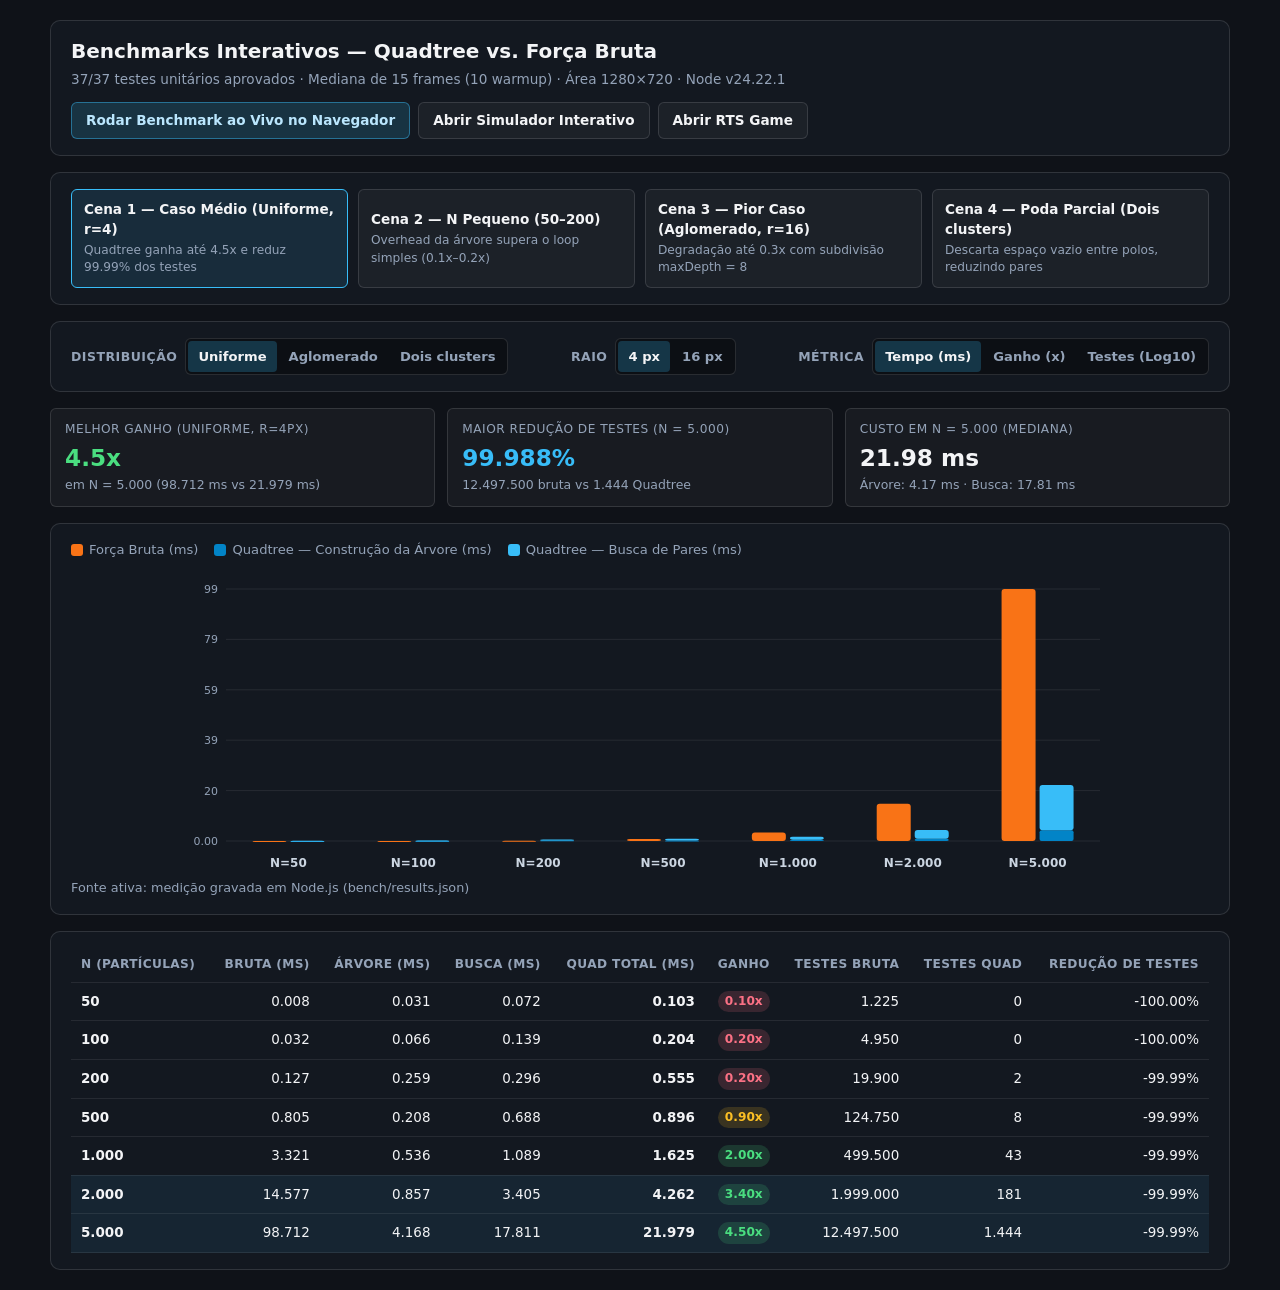
<file: bench/benchmark.html>
<!doctype html>
<html lang="pt-BR">
<head>
  <meta charset="utf-8">
  <meta name="viewport" content="width=device-width, initial-scale=1">
  <title>Benchmarks Interativos — Quadtree vs Força Bruta</title>
  <style>
    :root {
      color-scheme: dark;
      --bg: #0f1218;
      --surface: rgba(20, 25, 34, 0.92);
      --surface-alt: rgba(255, 255, 255, 0.04);
      --border: rgba(255, 255, 255, 0.12);
      --text: #f3f4f6;
      --muted: #94a3b8;
      --brute: #f97316;
      --quad: #38bdf8;
      --quad-tree: #0284c7;
      --win: #4ade80;
      --loss: #fb7185;
      --warn: #fbbf24;
      --radius: 10px;
      --radius-sm: 6px;
    }

    * {
      box-sizing: border-box;
      scrollbar-width: thin;
      scrollbar-color: rgba(148, 163, 184, 0.28) transparent;
    }

    ::-webkit-scrollbar { width: 6px; height: 6px; }
    ::-webkit-scrollbar-track { background: transparent; }
    ::-webkit-scrollbar-thumb { background: rgba(148, 163, 184, 0.28); border-radius: 999px; }
    ::-webkit-scrollbar-thumb:hover { background: rgba(148, 163, 184, 0.52); }

    body {
      margin: 0;
      background: var(--bg);
      color: var(--text);
      font-family: system-ui, -apple-system, BlinkMacSystemFont, "Segoe UI", sans-serif;
      line-height: 1.45;
      padding: 20px;
    }

    .container {
      max-width: 1180px;
      margin: 0 auto;
      display: flex;
      flex-direction: column;
      gap: 16px;
    }

    header {
      display: flex;
      flex-wrap: wrap;
      justify-content: space-between;
      align-items: center;
      gap: 12px;
      padding: 16px 20px;
      background: var(--surface);
      border: 1px solid var(--border);
      border-radius: var(--radius);
    }

    h1 {
      margin: 0;
      font-size: 1.25rem;
      font-weight: 700;
    }

    .subtitle {
      margin: 4px 0 0;
      color: var(--muted);
      font-size: 0.85rem;
    }

    .header-actions {
      display: flex;
      flex-wrap: wrap;
      gap: 8px;
      align-items: center;
    }

    .btn, a.btn {
      display: inline-flex;
      align-items: center;
      gap: 6px;
      padding: 8px 14px;
      border-radius: var(--radius-sm);
      border: 1px solid var(--border);
      background: var(--surface-alt);
      color: var(--text);
      text-decoration: none;
      font: inherit;
      font-size: 0.85rem;
      font-weight: 600;
      cursor: pointer;
      transition: background 140ms ease, border-color 140ms ease;
    }

    .btn:hover, a.btn:hover {
      background: rgba(255, 255, 255, 0.11);
      border-color: rgba(255, 255, 255, 0.25);
    }

    .btn-primary {
      background: rgba(56, 189, 248, 0.16);
      border-color: rgba(56, 189, 248, 0.45);
      color: #bae6fd;
    }

    .btn-primary:hover {
      background: rgba(56, 189, 248, 0.28);
    }

    .btn:disabled {
      opacity: 0.5;
      cursor: wait;
    }

    .card {
      background: var(--surface);
      border: 1px solid var(--border);
      border-radius: var(--radius);
      padding: 16px 20px;
    }

    .scenes-row {
      display: grid;
      grid-template-columns: repeat(auto-fit, minmax(220px, 1fr));
      gap: 10px;
    }

    .scene-btn {
      text-align: left;
      padding: 10px 12px;
      border-radius: var(--radius-sm);
      border: 1px solid var(--border);
      background: var(--surface-alt);
      color: var(--text);
      cursor: pointer;
      font: inherit;
      transition: border-color 140ms ease, background 140ms ease;
    }

    .scene-btn:hover {
      background: rgba(255, 255, 255, 0.08);
    }

    .scene-btn.active {
      border-color: var(--quad);
      background: rgba(56, 189, 248, 0.12);
    }

    .scene-title {
      font-size: 0.85rem;
      font-weight: 700;
      display: block;
    }

    .scene-desc {
      font-size: 0.76rem;
      color: var(--muted);
      display: block;
      margin-top: 2px;
    }

    .controls-bar {
      display: flex;
      flex-wrap: wrap;
      gap: 16px;
      align-items: center;
      justify-content: space-between;
    }

    .seg-group {
      display: flex;
      flex-wrap: wrap;
      gap: 8px;
      align-items: center;
    }

    .seg-label {
      font-size: 0.78rem;
      text-transform: uppercase;
      letter-spacing: 0.04em;
      color: var(--muted);
      font-weight: 600;
    }

    .segmented {
      display: inline-flex;
      background: rgba(0, 0, 0, 0.35);
      border: 1px solid var(--border);
      border-radius: var(--radius-sm);
      padding: 2px;
      gap: 2px;
    }

    .segmented button {
      border: 0;
      background: transparent;
      color: var(--muted);
      padding: 6px 10px;
      border-radius: 4px;
      font: inherit;
      font-size: 0.82rem;
      font-weight: 600;
      cursor: pointer;
    }

    .segmented button.active {
      background: rgba(56, 189, 248, 0.22);
      color: var(--text);
    }

    .kpis {
      display: grid;
      grid-template-columns: repeat(auto-fit, minmax(210px, 1fr));
      gap: 12px;
    }

    .kpi {
      background: var(--surface-alt);
      border: 1px solid var(--border);
      border-radius: var(--radius-sm);
      padding: 12px 14px;
    }

    .kpi-label {
      font-size: 0.76rem;
      color: var(--muted);
      text-transform: uppercase;
      letter-spacing: 0.04em;
    }

    .kpi-val {
      font-size: 1.45rem;
      font-weight: 700;
      font-variant-numeric: tabular-nums;
      margin-top: 2px;
    }

    .kpi-sub {
      font-size: 0.78rem;
      color: var(--muted);
      margin-top: 2px;
    }

    .chart-wrap {
      position: relative;
      width: 100%;
    }

    .legend {
      display: flex;
      flex-wrap: wrap;
      gap: 16px;
      font-size: 0.82rem;
      color: var(--muted);
      margin-bottom: 10px;
      align-items: center;
    }

    .legend-item {
      display: inline-flex;
      align-items: center;
      gap: 6px;
    }

    .swatch {
      width: 12px;
      height: 12px;
      border-radius: 3px;
      display: inline-block;
    }

    svg#chart {
      width: 100%;
      height: 310px;
      display: block;
      overflow: visible;
    }

    .tooltip {
      position: fixed;
      pointer-events: none;
      z-index: 50;
      background: rgba(11, 15, 23, 0.96);
      border: 1px solid rgba(255, 255, 255, 0.2);
      border-radius: var(--radius-sm);
      padding: 8px 10px;
      font-size: 0.78rem;
      box-shadow: 0 8px 24px rgba(0, 0, 0, 0.5);
      display: none;
      min-width: 190px;
      font-variant-numeric: tabular-nums;
    }

    .table-wrap {
      overflow-x: auto;
    }

    table {
      width: 100%;
      border-collapse: collapse;
      font-size: 0.84rem;
      font-variant-numeric: tabular-nums;
    }

    th, td {
      padding: 8px 10px;
      text-align: right;
      border-bottom: 1px solid rgba(255, 255, 255, 0.08);
    }

    th {
      color: var(--muted);
      font-weight: 600;
      font-size: 0.76rem;
      text-transform: uppercase;
      letter-spacing: 0.03em;
    }

    th:first-child, td:first-child { text-align: left; }

    tr:hover td {
      background: rgba(255, 255, 255, 0.04);
    }

    tr.highlight-row td {
      background: rgba(56, 189, 248, 0.08);
    }

    .badge {
      display: inline-block;
      padding: 2px 7px;
      border-radius: 999px;
      font-weight: 700;
      font-size: 0.76rem;
    }

    .badge-win {
      background: rgba(74, 222, 128, 0.16);
      color: var(--win);
    }

    .badge-neutral {
      background: rgba(251, 191, 36, 0.16);
      color: var(--warn);
    }

    .badge-loss {
      background: rgba(251, 113, 133, 0.16);
      color: var(--loss);
    }

    .status-line {
      font-size: 0.8rem;
      color: var(--muted);
    }

    @media (max-width: 640px) {
      body { padding: 10px; }
      header, .card { padding: 12px; }
    }
  </style>
</head>
<body>
  <div class="container">
    <header>
      <div>
        <h1>Benchmarks Interativos — Quadtree vs. Força Bruta</h1>
        <p class="subtitle" id="envMeta">
          37/37 testes unitários aprovados · Mediana de 15 frames (10 warmup) · Área 1280×720 · Node v24.22.1
        </p>
      </div>
      <div class="header-actions">
        <button id="runLiveBtn" class="btn btn-primary" type="button">Rodar Benchmark ao Vivo no Navegador</button>
        <button id="restoreBtn" class="btn" type="button" style="display:none;">Restaurar Dados Gravados (Node.js)</button>
        <a class="btn" href="../index.html">Abrir Simulador Interativo</a>
        <a id="benchRtsLink" class="btn" href="../rts-demo.html">Abrir RTS Game</a>
      </div>
    </header>

    <section class="card" aria-label="Cenas do Roteiro de Apresentação">
      <div class="scenes-row" id="scenes">
        <button class="scene-btn active" data-scene="1" data-dist="uniform" data-radius="4" data-metric="time" type="button">
          <span class="scene-title">Cena 1 — Caso Médio (Uniforme, r=4)</span>
          <span class="scene-desc">Quadtree ganha até 4.5x e reduz 99.99% dos testes</span>
        </button>
        <button class="scene-btn" data-scene="2" data-dist="uniform" data-radius="4" data-metric="speedup" type="button">
          <span class="scene-title">Cena 2 — N Pequeno (50–200)</span>
          <span class="scene-desc">Overhead da árvore supera o loop simples (0.1x–0.2x)</span>
        </button>
        <button class="scene-btn" data-scene="3" data-dist="cluster" data-radius="16" data-metric="time" type="button">
          <span class="scene-title">Cena 3 — Pior Caso (Aglomerado, r=16)</span>
          <span class="scene-desc">Degradação até 0.3x com subdivisão maxDepth = 8</span>
        </button>
        <button class="scene-btn" data-scene="4" data-dist="clusters" data-radius="16" data-metric="tests" type="button">
          <span class="scene-title">Cena 4 — Poda Parcial (Dois clusters)</span>
          <span class="scene-desc">Descarta espaço vazio entre polos, reduzindo pares</span>
        </button>
      </div>
    </section>

    <section class="card controls-bar" aria-label="Filtros do gráfico e tabela">
      <div class="seg-group">
        <span class="seg-label">Distribuição</span>
        <div class="segmented" id="distGroup">
          <button type="button" class="active" data-val="uniform">Uniforme</button>
          <button type="button" data-val="cluster">Aglomerado</button>
          <button type="button" data-val="clusters">Dois clusters</button>
        </div>
      </div>

      <div class="seg-group">
        <span class="seg-label">Raio</span>
        <div class="segmented" id="radiusGroup">
          <button type="button" class="active" data-val="4">4 px</button>
          <button type="button" data-val="16">16 px</button>
        </div>
      </div>

      <div class="seg-group">
        <span class="seg-label">Métrica</span>
        <div class="segmented" id="metricGroup">
          <button type="button" class="active" data-val="time">Tempo (ms)</button>
          <button type="button" data-val="speedup">Ganho (x)</button>
          <button type="button" data-val="tests">Testes (Log10)</button>
        </div>
      </div>
    </section>

    <section class="kpis" id="kpis" aria-label="Resumo do cenário selecionado"></section>

    <section class="card chart-wrap">
      <div class="legend" id="legend"></div>
      <svg id="chart" role="img" aria-label="Gráfico comparativo de benchmark"></svg>
      <div class="status-line" id="liveStatus">Fonte ativa: medição gravada em Node.js (bench/results.json)</div>
    </section>

    <section class="card table-wrap">
      <table>
        <thead>
          <tr>
            <th>N (Partículas)</th>
            <th>Bruta (ms)</th>
            <th>Árvore (ms)</th>
            <th>Busca (ms)</th>
            <th>Quad Total (ms)</th>
            <th>Ganho</th>
            <th>Testes Bruta</th>
            <th>Testes Quad</th>
            <th>Redução de Testes</th>
          </tr>
        </thead>
        <tbody id="tbody"></tbody>
      </table>
    </section>
  </div>

  <div class="tooltip" id="tooltip"></div>

  <script src="../src/particle.js"></script>
  <script src="../src/quadtree.js"></script>
  <script src="../src/simulation.js"></script>
  <script>
    const RECORDED_DATA = [
      { distribution: "uniform", count: 50, radius: 4, bruteMs: 0.008, treeMs: 0.031, quadDetectMs: 0.072, quadTotalMs: 0.103, speedup: 0.1, bruteTests: 1225, quadTests: 0 },
      { distribution: "uniform", count: 100, radius: 4, bruteMs: 0.032, treeMs: 0.066, quadDetectMs: 0.139, quadTotalMs: 0.204, speedup: 0.2, bruteTests: 4950, quadTests: 0 },
      { distribution: "uniform", count: 200, radius: 4, bruteMs: 0.127, treeMs: 0.259, quadDetectMs: 0.296, quadTotalMs: 0.555, speedup: 0.2, bruteTests: 19900, quadTests: 2 },
      { distribution: "uniform", count: 500, radius: 4, bruteMs: 0.805, treeMs: 0.208, quadDetectMs: 0.688, quadTotalMs: 0.896, speedup: 0.9, bruteTests: 124750, quadTests: 8 },
      { distribution: "uniform", count: 1000, radius: 4, bruteMs: 3.321, treeMs: 0.536, quadDetectMs: 1.089, quadTotalMs: 1.625, speedup: 2.0, bruteTests: 499500, quadTests: 43 },
      { distribution: "uniform", count: 2000, radius: 4, bruteMs: 14.577, treeMs: 0.857, quadDetectMs: 3.405, quadTotalMs: 4.262, speedup: 3.4, bruteTests: 1999000, quadTests: 181 },
      { distribution: "uniform", count: 5000, radius: 4, bruteMs: 98.712, treeMs: 4.168, quadDetectMs: 17.811, quadTotalMs: 21.979, speedup: 4.5, bruteTests: 12497500, quadTests: 1444 },

      { distribution: "uniform", count: 50, radius: 16, bruteMs: 0.008, treeMs: 0.010, quadDetectMs: 0.012, quadTotalMs: 0.023, speedup: 0.4, bruteTests: 1225, quadTests: 1 },
      { distribution: "uniform", count: 100, radius: 16, bruteMs: 0.031, treeMs: 0.021, quadDetectMs: 0.031, quadTotalMs: 0.051, speedup: 0.6, bruteTests: 4950, quadTests: 3 },
      { distribution: "uniform", count: 200, radius: 16, bruteMs: 0.126, treeMs: 0.082, quadDetectMs: 0.137, quadTotalMs: 0.218, speedup: 0.6, bruteTests: 19900, quadTests: 28 },
      { distribution: "uniform", count: 500, radius: 16, bruteMs: 0.689, treeMs: 0.137, quadDetectMs: 0.380, quadTotalMs: 0.517, speedup: 1.3, bruteTests: 124750, quadTests: 270 },
      { distribution: "uniform", count: 1000, radius: 16, bruteMs: 3.119, treeMs: 0.337, quadDetectMs: 1.502, quadTotalMs: 1.839, speedup: 1.7, bruteTests: 499500, quadTests: 2045 },
      { distribution: "uniform", count: 2000, radius: 16, bruteMs: 15.710, treeMs: 1.138, quadDetectMs: 10.526, quadTotalMs: 11.664, speedup: 1.3, bruteTests: 1999000, quadTests: 7678 },
      { distribution: "uniform", count: 5000, radius: 16, bruteMs: 122.657, treeMs: 4.167, quadDetectMs: 70.123, quadTotalMs: 74.290, speedup: 1.7, bruteTests: 12497500, quadTests: 52238 },

      { distribution: "cluster", count: 50, radius: 4, bruteMs: 0.009, treeMs: 0.065, quadDetectMs: 0.170, quadTotalMs: 0.235, speedup: 0.04, bruteTests: 1225, quadTests: 5 },
      { distribution: "cluster", count: 100, radius: 4, bruteMs: 0.031, treeMs: 0.196, quadDetectMs: 0.144, quadTotalMs: 0.339, speedup: 0.1, bruteTests: 4950, quadTests: 12 },
      { distribution: "cluster", count: 200, radius: 4, bruteMs: 0.094, treeMs: 0.102, quadDetectMs: 0.238, quadTotalMs: 0.340, speedup: 0.3, bruteTests: 19900, quadTests: 60 },
      { distribution: "cluster", count: 500, radius: 4, bruteMs: 0.624, treeMs: 0.292, quadDetectMs: 1.120, quadTotalMs: 1.412, speedup: 0.4, bruteTests: 124750, quadTests: 732 },
      { distribution: "cluster", count: 1000, radius: 4, bruteMs: 2.847, treeMs: 0.812, quadDetectMs: 4.246, quadTotalMs: 5.058, speedup: 0.6, bruteTests: 499500, quadTests: 2704 },
      { distribution: "cluster", count: 2000, radius: 4, bruteMs: 14.036, treeMs: 1.654, quadDetectMs: 12.723, quadTotalMs: 14.377, speedup: 1.0, bruteTests: 1999000, quadTests: 10420 },
      { distribution: "cluster", count: 5000, radius: 4, bruteMs: 127.343, treeMs: 6.300, quadDetectMs: 122.324, quadTotalMs: 128.624, speedup: 1.0, bruteTests: 12497500, quadTests: 63945 },

      { distribution: "cluster", count: 50, radius: 16, bruteMs: 0.011, treeMs: 0.050, quadDetectMs: 0.081, quadTotalMs: 0.131, speedup: 0.1, bruteTests: 1225, quadTests: 28 },
      { distribution: "cluster", count: 100, radius: 16, bruteMs: 0.044, treeMs: 0.098, quadDetectMs: 0.218, quadTotalMs: 0.316, speedup: 0.1, bruteTests: 4950, quadTests: 143 },
      { distribution: "cluster", count: 200, radius: 16, bruteMs: 0.107, treeMs: 0.088, quadDetectMs: 0.318, quadTotalMs: 0.405, speedup: 0.3, bruteTests: 19900, quadTests: 409 },
      { distribution: "cluster", count: 500, radius: 16, bruteMs: 1.047, treeMs: 0.318, quadDetectMs: 1.514, quadTotalMs: 1.832, speedup: 0.6, bruteTests: 124750, quadTests: 1844 },
      { distribution: "cluster", count: 1000, radius: 16, bruteMs: 3.259, treeMs: 0.700, quadDetectMs: 4.932, quadTotalMs: 5.631, speedup: 0.6, bruteTests: 499500, quadTests: 6339 },
      { distribution: "cluster", count: 2000, radius: 16, bruteMs: 17.631, treeMs: 2.021, quadDetectMs: 45.574, quadTotalMs: 47.595, speedup: 0.4, bruteTests: 1999000, quadTests: 23828 },
      { distribution: "cluster", count: 5000, radius: 16, bruteMs: 86.360, treeMs: 7.359, quadDetectMs: 308.636, quadTotalMs: 315.996, speedup: 0.3, bruteTests: 12497500, quadTests: 148549 },

      { distribution: "clusters", count: 50, radius: 4, bruteMs: 0.009, treeMs: 0.065, quadDetectMs: 0.104, quadTotalMs: 0.169, speedup: 0.1, bruteTests: 1225, quadTests: 1 },
      { distribution: "clusters", count: 100, radius: 4, bruteMs: 0.024, treeMs: 0.206, quadDetectMs: 0.100, quadTotalMs: 0.306, speedup: 0.1, bruteTests: 4950, quadTests: 6 },
      { distribution: "clusters", count: 200, radius: 4, bruteMs: 0.096, treeMs: 0.119, quadDetectMs: 0.226, quadTotalMs: 0.345, speedup: 0.3, bruteTests: 19900, quadTests: 37 },
      { distribution: "clusters", count: 500, radius: 4, bruteMs: 0.654, treeMs: 0.407, quadDetectMs: 0.905, quadTotalMs: 1.312, speedup: 0.5, bruteTests: 124750, quadTests: 237 },
      { distribution: "clusters", count: 1000, radius: 4, bruteMs: 2.354, treeMs: 0.475, quadDetectMs: 2.145, quadTotalMs: 2.619, speedup: 0.9, bruteTests: 499500, quadTests: 1444 },
      { distribution: "clusters", count: 2000, radius: 4, bruteMs: 15.769, treeMs: 2.602, quadDetectMs: 13.147, quadTotalMs: 15.749, speedup: 1.0, bruteTests: 1999000, quadTests: 5411 },
      { distribution: "clusters", count: 5000, radius: 4, bruteMs: 140.092, treeMs: 5.813, quadDetectMs: 73.451, quadTotalMs: 79.263, speedup: 1.8, bruteTests: 12497500, quadTests: 31866 },

      { distribution: "clusters", count: 50, radius: 16, bruteMs: 0.006, treeMs: 0.023, quadDetectMs: 0.034, quadTotalMs: 0.057, speedup: 0.1, bruteTests: 1225, quadTests: 16 },
      { distribution: "clusters", count: 100, radius: 16, bruteMs: 0.033, treeMs: 0.087, quadDetectMs: 0.136, quadTotalMs: 0.222, speedup: 0.1, bruteTests: 4950, quadTests: 58 },
      { distribution: "clusters", count: 200, radius: 16, bruteMs: 0.096, treeMs: 0.097, quadDetectMs: 0.273, quadTotalMs: 0.371, speedup: 0.3, bruteTests: 19900, quadTests: 282 },
      { distribution: "clusters", count: 500, radius: 16, bruteMs: 0.653, treeMs: 0.221, quadDetectMs: 1.014, quadTotalMs: 1.234, speedup: 0.5, bruteTests: 124750, quadTests: 1165 },
      { distribution: "clusters", count: 1000, radius: 16, bruteMs: 2.993, treeMs: 0.584, quadDetectMs: 3.883, quadTotalMs: 4.466, speedup: 0.7, bruteTests: 499500, quadTests: 3651 },
      { distribution: "clusters", count: 2000, radius: 16, bruteMs: 13.684, treeMs: 1.619, quadDetectMs: 14.083, quadTotalMs: 15.702, speedup: 0.9, bruteTests: 1999000, quadTests: 12743 },
      { distribution: "clusters", count: 5000, radius: 16, bruteMs: 84.826, treeMs: 6.717, quadDetectMs: 166.240, quadTotalMs: 172.957, speedup: 0.5, bruteTests: 12497500, quadTests: 76659 }
    ];

    let activeData = RECORDED_DATA;
    let state = { dist: 'uniform', radius: 4, metric: 'time', scene: '1' };

    const svgNS = 'http://www.w3.org/2000/svg';
    const chartEl = document.getElementById('chart');
    const tbodyEl = document.getElementById('tbody');
    const kpisEl = document.getElementById('kpis');
    const legendEl = document.getElementById('legend');
    const tooltipEl = document.getElementById('tooltip');
    const liveStatusEl = document.getElementById('liveStatus');
    const runLiveBtn = document.getElementById('runLiveBtn');
    const restoreBtn = document.getElementById('restoreBtn');

    function setGroupActive(groupId, val) {
      const btns = document.querySelectorAll(`#${groupId} button`);
      btns.forEach(b => b.classList.toggle('active', String(b.dataset.val) === String(val)));
    }

    function wireSegmented(groupId, key, parseFn = (v) => v) {
      document.getElementById(groupId).addEventListener('click', (e) => {
        const btn = e.target.closest('button');
        if (!btn) return;
        state[key] = parseFn(btn.dataset.val);
        state.scene = null;
        document.querySelectorAll('.scene-btn').forEach(s => s.classList.remove('active'));
        setGroupActive(groupId, state[key]);
        render();
      });
    }

    wireSegmented('distGroup', 'dist');
    wireSegmented('radiusGroup', 'radius', Number);
    wireSegmented('metricGroup', 'metric');

    document.getElementById('scenes').addEventListener('click', (e) => {
      const btn = e.target.closest('.scene-btn');
      if (!btn) return;
      state.scene = btn.dataset.scene;
      state.dist = btn.dataset.dist;
      state.radius = Number(btn.dataset.radius);
      state.metric = btn.dataset.metric;
      document.querySelectorAll('.scene-btn').forEach(s => s.classList.toggle('active', s === btn));
      setGroupActive('distGroup', state.dist);
      setGroupActive('radiusGroup', state.radius);
      setGroupActive('metricGroup', state.metric);
      render();
    });

    function fmtNum(n) {
      return n.toLocaleString('pt-BR');
    }

    function render() {
      const rows = activeData
        .filter(r => r.distribution === state.dist && r.radius === state.radius)
        .sort((a, b) => a.count - b.count);

      if (!rows.length) return;
      const peak = rows[rows.length - 1];
      const bestSpeedup = rows.reduce((best, r) => (r.speedup > best.speedup ? r : best), rows[0]);
      const reductionPct = peak.bruteTests > 0
        ? ((1 - peak.quadTests / peak.bruteTests) * 100).toFixed(peak.quadTests / peak.bruteTests < 0.001 ? 3 : 2)
        : '0';

      const distLabel = { uniform: 'Uniforme', cluster: 'Aglomerado', clusters: 'Dois clusters' }[state.dist];
      const speedupColor = bestSpeedup.speedup >= 1.2 ? 'var(--win)' : bestSpeedup.speedup >= 0.9 ? 'var(--warn)' : 'var(--loss)';

      kpisEl.innerHTML = `
        <div class="kpi">
          <div class="kpi-label">Melhor Ganho (${distLabel}, r=${state.radius}px)</div>
          <div class="kpi-val" style="color:${speedupColor}">${bestSpeedup.speedup.toFixed(1)}x</div>
          <div class="kpi-sub">em N = ${fmtNum(bestSpeedup.count)} (${bestSpeedup.bruteMs.toFixed(3)} ms vs ${bestSpeedup.quadTotalMs.toFixed(3)} ms)</div>
        </div>
        <div class="kpi">
          <div class="kpi-label">Maior Redução de Testes (N = ${fmtNum(peak.count)})</div>
          <div class="kpi-val" style="color:var(--quad)">${reductionPct}%</div>
          <div class="kpi-sub">${fmtNum(peak.bruteTests)} bruta vs ${fmtNum(peak.quadTests)} Quadtree</div>
        </div>
        <div class="kpi">
          <div class="kpi-label">Custo em N = ${fmtNum(peak.count)} (Mediana)</div>
          <div class="kpi-val">${peak.quadTotalMs.toFixed(2)} ms</div>
          <div class="kpi-sub">Árvore: ${peak.treeMs.toFixed(2)} ms · Busca: ${peak.quadDetectMs.toFixed(2)} ms</div>
        </div>
      `;

      renderChart(rows);
      renderTable(rows);
    }

    function el(tag, attrs = {}) {
      const node = document.createElementNS(svgNS, tag);
      for (const [k, v] of Object.entries(attrs)) node.setAttribute(k, v);
      return node;
    }

    function showTooltip(evt, row) {
      const red = row.bruteTests > 0 ? ((1 - row.quadTests / row.bruteTests) * 100).toFixed(2) : '0';
      tooltipEl.innerHTML = `
        <div style="font-weight:700;margin-bottom:4px;color:#fff;">N = ${fmtNum(row.count)} · Raio = ${row.radius}px</div>
        <div>Força Bruta: <strong style="color:var(--brute)">${row.bruteMs.toFixed(3)} ms</strong></div>
        <div>Quadtree Total: <strong style="color:var(--quad)">${row.quadTotalMs.toFixed(3)} ms</strong></div>
        <div style="color:var(--muted);padding-left:8px;">↳ Árvore: ${row.treeMs.toFixed(3)} ms · Busca: ${row.quadDetectMs.toFixed(3)} ms</div>
        <div style="margin-top:4px;">Ganho: <strong>${row.speedup.toFixed(2)}x</strong></div>
        <div>Testes: ${fmtNum(row.bruteTests)} → <strong>${fmtNum(row.quadTests)}</strong> (-${red}%)</div>
      `;
      tooltipEl.style.display = 'block';
      const x = Math.min(window.innerWidth - 230, evt.clientX + 14);
      const y = Math.min(window.innerHeight - 150, evt.clientY + 14);
      tooltipEl.style.left = `${x}px`;
      tooltipEl.style.top = `${y}px`;
    }

    function hideTooltip() {
      tooltipEl.style.display = 'none';
    }

    function renderChart(rows) {
      chartEl.innerHTML = '';
      const W = 960;
      const H = 310;
      const pad = { top: 20, right: 20, bottom: 38, left: 66 };
      const plotW = W - pad.left - pad.right;
      const plotH = H - pad.top - pad.bottom;
      chartEl.setAttribute('viewBox', `0 0 ${W} ${H}`);

      if (state.metric === 'time') {
        legendEl.innerHTML = `
          <span class="legend-item"><span class="swatch" style="background:var(--brute)"></span>Força Bruta (ms)</span>
          <span class="legend-item"><span class="swatch" style="background:var(--quad-tree)"></span>Quadtree — Construção da Árvore (ms)</span>
          <span class="legend-item"><span class="swatch" style="background:var(--quad)"></span>Quadtree — Busca de Pares (ms)</span>
        `;
      } else if (state.metric === 'speedup') {
        legendEl.innerHTML = `
          <span class="legend-item"><span class="swatch" style="background:var(--win)"></span>Quadtree mais rápida (&ge; 1.0x)</span>
          <span class="legend-item"><span class="swatch" style="background:var(--loss)"></span>Força Bruta mais rápida (&lt; 1.0x)</span>
        `;
      } else {
        legendEl.innerHTML = `
          <span class="legend-item"><span class="swatch" style="background:var(--brute)"></span>Testes Força Bruta (escala log10)</span>
          <span class="legend-item"><span class="swatch" style="background:var(--quad)"></span>Testes Quadtree (escala log10)</span>
        `;
      }

      let maxVal = 1;
      if (state.metric === 'time') {
        maxVal = Math.max(...rows.map(r => Math.max(r.bruteMs, r.quadTotalMs)), 0.1);
      } else if (state.metric === 'speedup') {
        maxVal = Math.max(...rows.map(r => r.speedup), 1.5);
      } else {
        maxVal = Math.max(...rows.map(r => Math.log10(Math.max(1, r.bruteTests))), 2);
      }

      // Grid horizontal
      const ticks = 5;
      for (let i = 0; i <= ticks; i++) {
        const frac = i / ticks;
        const y = pad.top + plotH - frac * plotH;
        const val = maxVal * frac;
        chartEl.appendChild(el('line', {
          x1: pad.left, y1: y, x2: W - pad.right, y2: y,
          stroke: 'rgba(255,255,255,0.08)', 'stroke-width': 1
        }));
        const lbl = el('text', {
          x: pad.left - 8, y: y + 4, 'text-anchor': 'end',
          fill: '#94a3b8', 'font-size': '11'
        });
        lbl.textContent = state.metric === 'speedup' ? `${val.toFixed(1)}x`
          : state.metric === 'tests' ? (val === 0 ? '0' : `10^${val.toFixed(1)}`)
          : val >= 10 ? val.toFixed(0) : val.toFixed(2);
        chartEl.appendChild(lbl);
      }

      if (state.metric === 'speedup') {
        const y1 = pad.top + plotH - (1 / maxVal) * plotH;
        chartEl.appendChild(el('line', {
          x1: pad.left, y1, x2: W - pad.right, y2: y1,
          stroke: '#fbbf24', 'stroke-dasharray': '5 4', 'stroke-width': 1.5
        }));
      }

      const groupW = plotW / rows.length;
      rows.forEach((row, idx) => {
        const cx = pad.left + idx * groupW + groupW / 2;
        const barW = Math.min(34, groupW * 0.34);

        const g = el('g', { style: 'cursor:pointer;' });

        if (state.metric === 'time') {
          const hBrute = (row.bruteMs / maxVal) * plotH;
          const hTree = (row.treeMs / maxVal) * plotH;
          const hSearch = (row.quadDetectMs / maxVal) * plotH;

          g.appendChild(el('rect', {
            x: cx - barW - 2, y: pad.top + plotH - hBrute,
            width: barW, height: Math.max(1, hBrute), rx: 3, fill: 'var(--brute)'
          }));
          // Empilhado: busca + árvore
          g.appendChild(el('rect', {
            x: cx + 2, y: pad.top + plotH - hTree,
            width: barW, height: Math.max(1, hTree), rx: 2, fill: 'var(--quad-tree)'
          }));
          g.appendChild(el('rect', {
            x: cx + 2, y: pad.top + plotH - hTree - hSearch,
            width: barW, height: Math.max(1, hSearch), rx: 3, fill: 'var(--quad)'
          }));
        } else if (state.metric === 'speedup') {
          const w = Math.min(48, groupW * 0.52);
          const h = (row.speedup / maxVal) * plotH;
          const color = row.speedup >= 1.0 ? 'var(--win)' : 'var(--loss)';
          g.appendChild(el('rect', {
            x: cx - w / 2, y: pad.top + plotH - h,
            width: w, height: Math.max(2, h), rx: 4, fill: color
          }));
          const t = el('text', {
            x: cx, y: pad.top + plotH - h - 6, 'text-anchor': 'middle',
            fill: '#e2e8f0', 'font-size': '11', 'font-weight': '700'
          });
          t.textContent = `${row.speedup.toFixed(1)}x`;
          g.appendChild(t);
        } else {
          const lBrute = Math.log10(Math.max(1, row.bruteTests));
          const lQuad = row.quadTests > 0 ? Math.log10(row.quadTests) : 0;
          const hB = (lBrute / maxVal) * plotH;
          const hQ = (lQuad / maxVal) * plotH;
          g.appendChild(el('rect', {
            x: cx - barW - 2, y: pad.top + plotH - hB,
            width: barW, height: Math.max(2, hB), rx: 3, fill: 'var(--brute)'
          }));
          g.appendChild(el('rect', {
            x: cx + 2, y: pad.top + plotH - hQ,
            width: barW, height: Math.max(row.quadTests > 0 ? 2 : 0, hQ), rx: 3, fill: 'var(--quad)'
          }));
        }

        // Hitbox transparente para hover confortável
        g.appendChild(el('rect', {
          x: pad.left + idx * groupW, y: pad.top,
          width: groupW, height: plotH, fill: 'transparent'
        }));

        g.addEventListener('mousemove', (ev) => showTooltip(ev, row));
        g.addEventListener('mouseleave', hideTooltip);
        chartEl.appendChild(g);

        const xLbl = el('text', {
          x: cx, y: H - 12, 'text-anchor': 'middle',
          fill: '#cbd5e1', 'font-size': '12', 'font-weight': '600'
        });
        xLbl.textContent = `N=${fmtNum(row.count)}`;
        chartEl.appendChild(xLbl);
      });
    }

    function renderTable(rows) {
      tbodyEl.innerHTML = rows.map((r) => {
        const red = r.bruteTests > 0 ? ((1 - r.quadTests / r.bruteTests) * 100).toFixed(2) : '0.00';
        const badgeCls = r.speedup >= 1.2 ? 'badge-win' : r.speedup >= 0.85 ? 'badge-neutral' : 'badge-loss';
        const highlight = (state.scene === '1' && r.count >= 2000) ||
                          (state.scene === '2' && r.count <= 200) ||
                          (state.scene === '3' && r.count >= 1000) ||
                          (state.scene === '4' && r.count >= 1000);
        return `
          <tr class="${highlight ? 'highlight-row' : ''}">
            <td><strong>${fmtNum(r.count)}</strong></td>
            <td>${r.bruteMs.toFixed(3)}</td>
            <td>${r.treeMs.toFixed(3)}</td>
            <td>${r.quadDetectMs.toFixed(3)}</td>
            <td><strong>${r.quadTotalMs.toFixed(3)}</strong></td>
            <td><span class="badge ${badgeCls}">${r.speedup.toFixed(2)}x</span></td>
            <td>${fmtNum(r.bruteTests)}</td>
            <td>${fmtNum(r.quadTests)}</td>
            <td>-${red}%</td>
          </tr>
        `;
      }).join('');
    }

    function median(vals) {
      const s = [...vals].sort((a, b) => a - b);
      return s[Math.floor(s.length / 2)];
    }

    function measureBrowser(count, radius, distribution) {
      const W = 1280, H = 720, warmup = 5, frames = 10;
      const sim = new Simulation(W, H);
      sim.reset(count, radius, W, H, distribution);
      const brute = [], build = [], detect = [];
      let bruteTests = 0, quadTests = 0;

      for (let f = 0; f < warmup + frames; f++) {
        for (const p of sim.particles) p.move(W, H);
        let t = performance.now();
        const tree = new Quadtree(new Rect(0, 0, W, H));
        for (const p of sim.particles) tree.insert(p);
        const treeMs = performance.now() - t;

        t = performance.now();
        const bRes = findPairsBruteForce(sim.particles);
        const bMs = performance.now() - t;

        t = performance.now();
        const qRes = findPairsQuadtree(sim.particles, tree);
        const qMs = performance.now() - t;

        if (f >= warmup) {
          brute.push(bMs);
          build.push(treeMs);
          detect.push(qMs);
          bruteTests = bRes.tests;
          quadTests = qRes.tests;
        }
        sim.resolve(bRes.pairs);
      }

      const bruteMs = median(brute);
      const treeMs = median(build);
      const quadDetectMs = median(detect);
      const quadTotalMs = treeMs + quadDetectMs;
      return {
        distribution, count, radius,
        bruteMs, treeMs, quadDetectMs, quadTotalMs,
        speedup: quadTotalMs > 0 ? bruteMs / quadTotalMs : 1,
        bruteTests, quadTests
      };
    }

    runLiveBtn.addEventListener('click', () => {
      if (typeof Simulation === 'undefined') {
        alert('Os scripts em ../src/ não foram carregados.');
        return;
      }
      runLiveBtn.disabled = true;
      runLiveBtn.textContent = 'Executando no navegador...';
      liveStatusEl.textContent = 'Rodando benchmark ao vivo (N = 100, 500, 1000, 2000; 10 frames por cenário)...';

      setTimeout(() => {
        const liveRows = [];
        for (const dist of ['uniform', 'cluster', 'clusters']) {
          for (const radius of [4, 16]) {
            for (const count of [100, 500, 1000, 2000]) {
              liveRows.push(measureBrowser(count, radius, dist));
            }
          }
        }
        activeData = liveRows;
        restoreBtn.style.display = 'inline-flex';
        runLiveBtn.disabled = false;
        runLiveBtn.textContent = 'Rodar Benchmark ao Vivo no Navegador';
        liveStatusEl.textContent = `Fonte ativa: execução ao vivo neste navegador (${new Date().toLocaleTimeString('pt-BR')})`;
        render();
      }, 40);
    });

    restoreBtn.addEventListener('click', () => {
      activeData = RECORDED_DATA;
      restoreBtn.style.display = 'none';
      liveStatusEl.textContent = 'Fonte ativa: medição gravada em Node.js (bench/results.json)';
      render();
    });

    render();
  </script>
</body>
</html>
</file>
<file: style.css>
:root {
  color-scheme: dark;
  --bg-canvas: #111318;
  --panel-bg: rgba(15, 18, 25, 0.84);
  --panel-border: rgba(255, 255, 255, 0.14);
  --control-bg: rgba(255, 255, 255, 0.08);
  --control-bg-hover: rgba(255, 255, 255, 0.15);
  --control-border: rgba(255, 255, 255, 0.18);
  --text-primary: #f3f4f6;
  --text-muted: #cbd5e1;
  --accent: #38bdf8;
  --focus-ring: #7dd3fc;
  --warning: #fde047;
  --stats-bg: rgba(0, 0, 0, 0.35);
  --scrollbar-track: transparent;
  --scrollbar-thumb: rgba(148, 163, 184, 0.28);
  --scrollbar-thumb-hover: rgba(148, 163, 184, 0.52);
  --radius-md: 10px;
  --radius-sm: 6px;
  --shadow-panel: 0 8px 30px rgba(0, 0, 0, 0.45);
}

* {
  box-sizing: border-box;
}

body {
  margin: 0;
  overflow: hidden;
  background: var(--bg-canvas);
  color: var(--text-primary);
  font-family: system-ui, -apple-system, BlinkMacSystemFont, "Segoe UI", sans-serif;
}

canvas {
  display: block;
}

#panel {
  position: fixed;
  top: 12px;
  left: 12px;
  z-index: 10;
  width: 308px;
  max-width: calc(100vw - 24px);
  max-height: calc(100vh - 24px);
  overflow-y: auto;
  scrollbar-width: thin;
  scrollbar-color: var(--scrollbar-thumb) var(--scrollbar-track);
  scrollbar-gutter: stable;
  display: flex;
  flex-direction: column;
  gap: 10px;
  padding: 12px 14px;
  background: var(--panel-bg);
  backdrop-filter: blur(12px);
  -webkit-backdrop-filter: blur(12px);
  border: 1px solid var(--panel-border);
  border-radius: var(--radius-md);
  box-shadow: var(--shadow-panel);
  color: var(--text-primary);
  font-size: 13.5px;
  line-height: 1.4;
}

#panel::-webkit-scrollbar {
  width: 6px;
}

#panel::-webkit-scrollbar-track {
  background: var(--scrollbar-track);
  margin: 6px 0;
}

#panel::-webkit-scrollbar-thumb {
  background: var(--scrollbar-thumb);
  border-radius: 999px;
}

#panel::-webkit-scrollbar-thumb:hover {
  background: var(--scrollbar-thumb-hover);
}

.panel-header {
  display: flex;
  justify-content: space-between;
  align-items: center;
  gap: 8px;
}

.panel-title {
  font-weight: 600;
  font-size: 13px;
  color: var(--text-muted);
  letter-spacing: 0.02em;
}

.panel-header-actions {
  display: inline-flex;
  align-items: center;
  gap: 6px;
}

.panel-chip {
  display: inline-flex;
  align-items: center;
  padding: 4px 9px;
  min-height: 28px;
  border-radius: var(--radius-sm);
  border: 1px solid rgba(56, 189, 248, 0.4);
  background: rgba(56, 189, 248, 0.14);
  color: #bae6fd;
  text-decoration: none;
  font-size: 12px;
  font-weight: 600;
  transition: background-color 140ms ease, border-color 140ms ease;
}

.panel-chip:hover {
  background: rgba(56, 189, 248, 0.26);
  border-color: rgba(56, 189, 248, 0.65);
}

#panelBody {
  display: flex;
  flex-direction: column;
  gap: 10px;
}

#panel.collapsed {
  width: auto;
  padding: 8px 10px;
}

#panel.collapsed #panelBody {
  display: none;
}

.control-group,
.control-actions {
  display: flex;
  flex-direction: column;
  gap: 8px;
}

.field-range {
  display: flex;
  flex-direction: column;
  gap: 4px;
}

.field-header {
  display: flex;
  justify-content: space-between;
  align-items: center;
  color: var(--text-muted);
  font-weight: 500;
}

#countValue {
  width: 72px;
  text-align: right;
  background: var(--control-bg);
  color: var(--text-primary);
  border: 1px solid var(--control-border);
  border-radius: var(--radius-sm);
  padding: 2px 6px;
  font: inherit;
  font-variant-numeric: tabular-nums;
  font-weight: 600;
  transition: background-color 140ms ease, border-color 140ms ease;
}

#countValue:hover {
  background: var(--control-bg-hover);
  border-color: rgba(255, 255, 255, 0.3);
}

.field-inline {
  display: flex;
  justify-content: space-between;
  align-items: center;
  gap: 8px;
  color: var(--text-muted);
  font-weight: 500;
}

.field-check {
  display: flex;
  align-items: center;
  gap: 8px;
  min-height: 34px;
  cursor: pointer;
  user-select: none;
  color: var(--text-primary);
}

#count {
  width: 100%;
  margin: 0;
  accent-color: var(--accent);
  cursor: pointer;
}

#panel select,
#panel button {
  appearance: none;
  background: var(--control-bg);
  color: var(--text-primary);
  border: 1px solid var(--control-border);
  border-radius: var(--radius-sm);
  font: inherit;
  font-weight: 500;
  min-height: 36px;
  padding: 6px 10px;
  cursor: pointer;
  transition: background-color 140ms ease, border-color 140ms ease;
}

#radius,
#fps {
  min-width: 72px;
  text-align: center;
}

#panel select option {
  background: #181c24;
  color: var(--text-primary);
}

#panel button {
  width: 100%;
  text-align: left;
}

#panel button#togglePanelBtn {
  width: 30px;
  min-width: 30px;
  min-height: 28px;
  padding: 0;
  text-align: center;
  font-weight: 700;
  line-height: 1;
}

#panel select:hover,
#panel button:hover {
  background: var(--control-bg-hover);
  border-color: rgba(255, 255, 255, 0.3);
}

#panel button:active {
  transform: translateY(1px);
}

#showGrid {
  width: 16px;
  height: 16px;
  margin: 0;
  accent-color: var(--accent);
  cursor: pointer;
}

#panel :focus-visible {
  outline: 2px solid var(--focus-ring);
  outline-offset: 2px;
}

#notice {
  color: var(--warning);
  font-size: 12px;
  font-weight: 500;
  line-height: 1.35;
}

#notice:empty {
  display: none;
}

#stats {
  margin: 0;
  padding: 8px 10px;
  background: var(--stats-bg);
  border: 1px solid rgba(255, 255, 255, 0.08);
  border-radius: var(--radius-sm);
  font-family: ui-monospace, SFMono-Regular, Menlo, Consolas, monospace;
  font-size: 13.5px;
  line-height: 1.45;
  color: var(--text-primary);
  white-space: pre-wrap;
  word-break: break-word;
}

#speedChart {
  width: 100%;
  height: 148px;
  display: block;
  border: 1px solid rgba(255, 255, 255, 0.08);
  border-radius: var(--radius-sm);
}

@media (pointer: coarse), (max-width: 600px) {
  #panel {
    top: 8px;
    left: 8px;
    width: min(308px, calc(100vw - 16px));
  }

  #panel select,
  #panel button,
  .field-check {
    min-height: 44px;
  }

  #panel button#togglePanelBtn,
  .panel-chip {
    min-height: 36px;
    min-width: 36px;
  }

  #showGrid {
    width: 20px;
    height: 20px;
  }
}

@media (prefers-reduced-motion: reduce) {
  #panel select,
  #panel button {
    transition: none;
  }

  #panel button:active {
    transform: none;
  }
}
</file>
